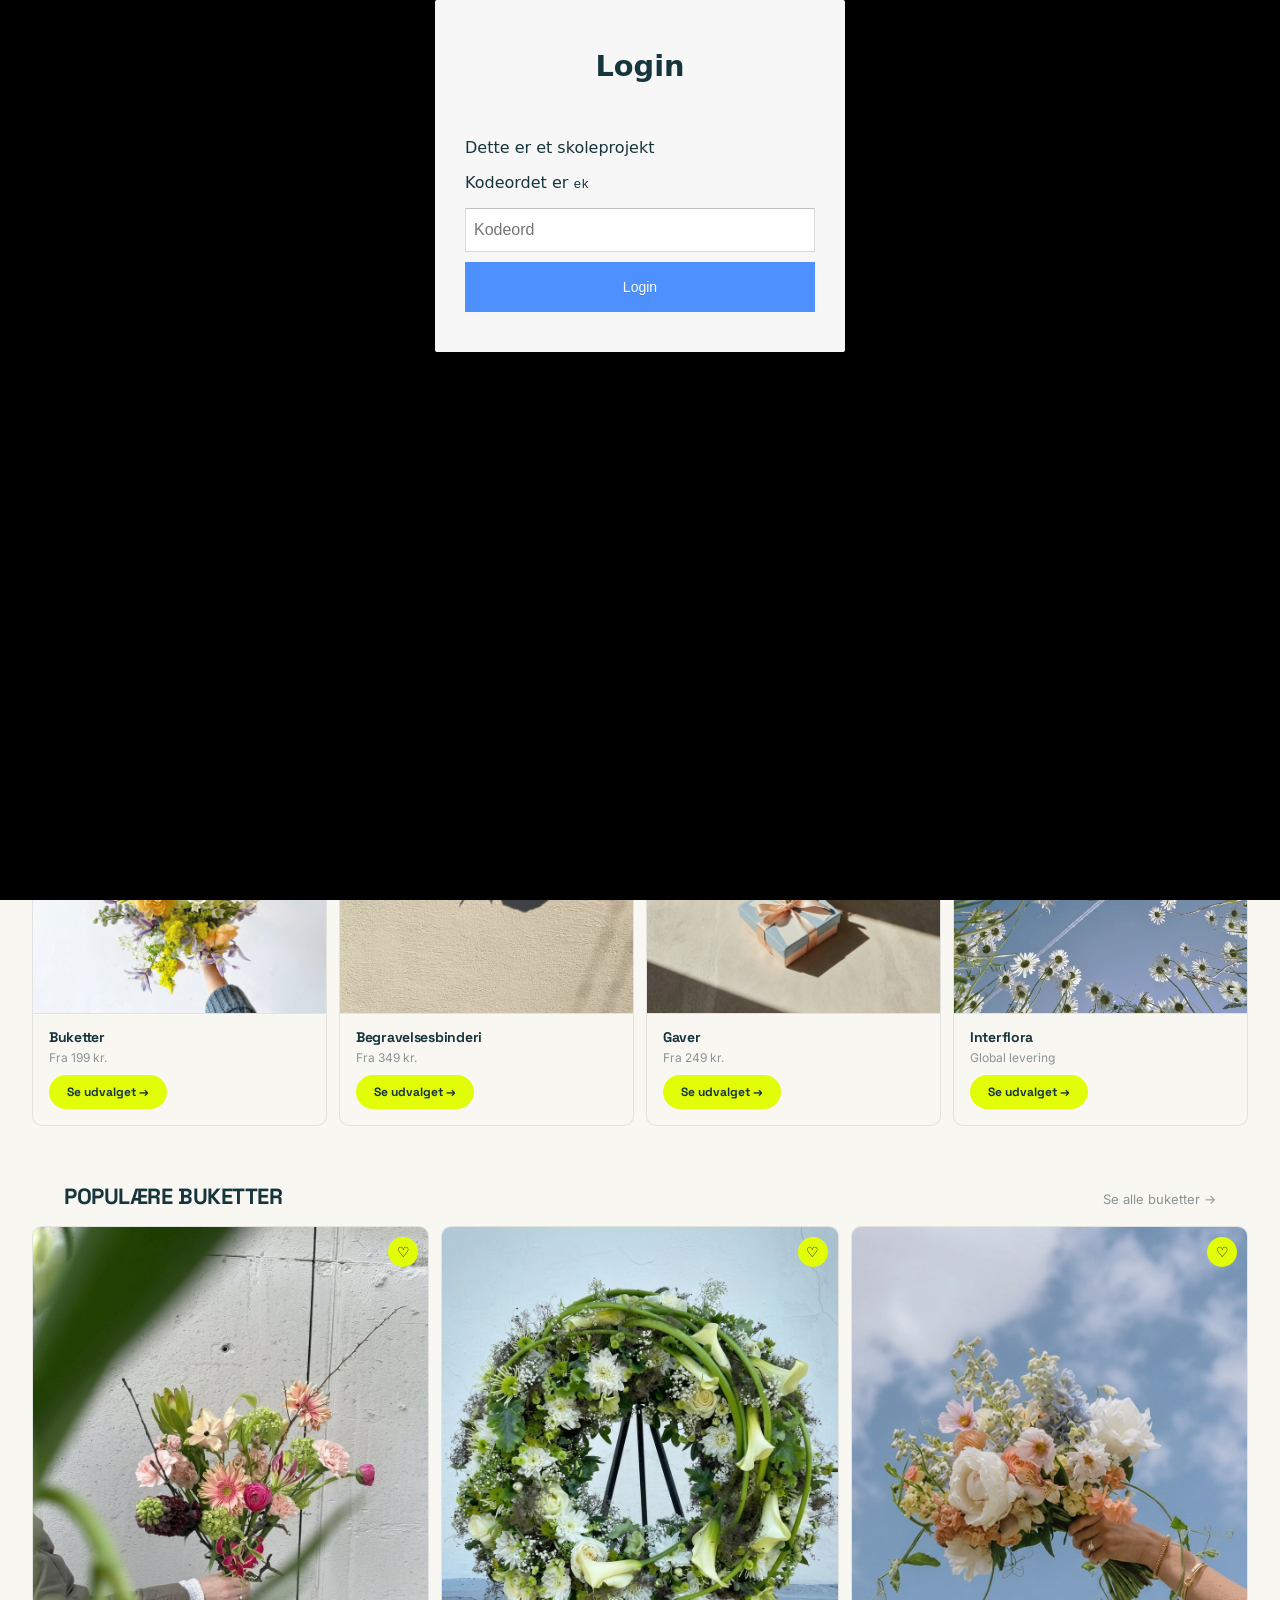
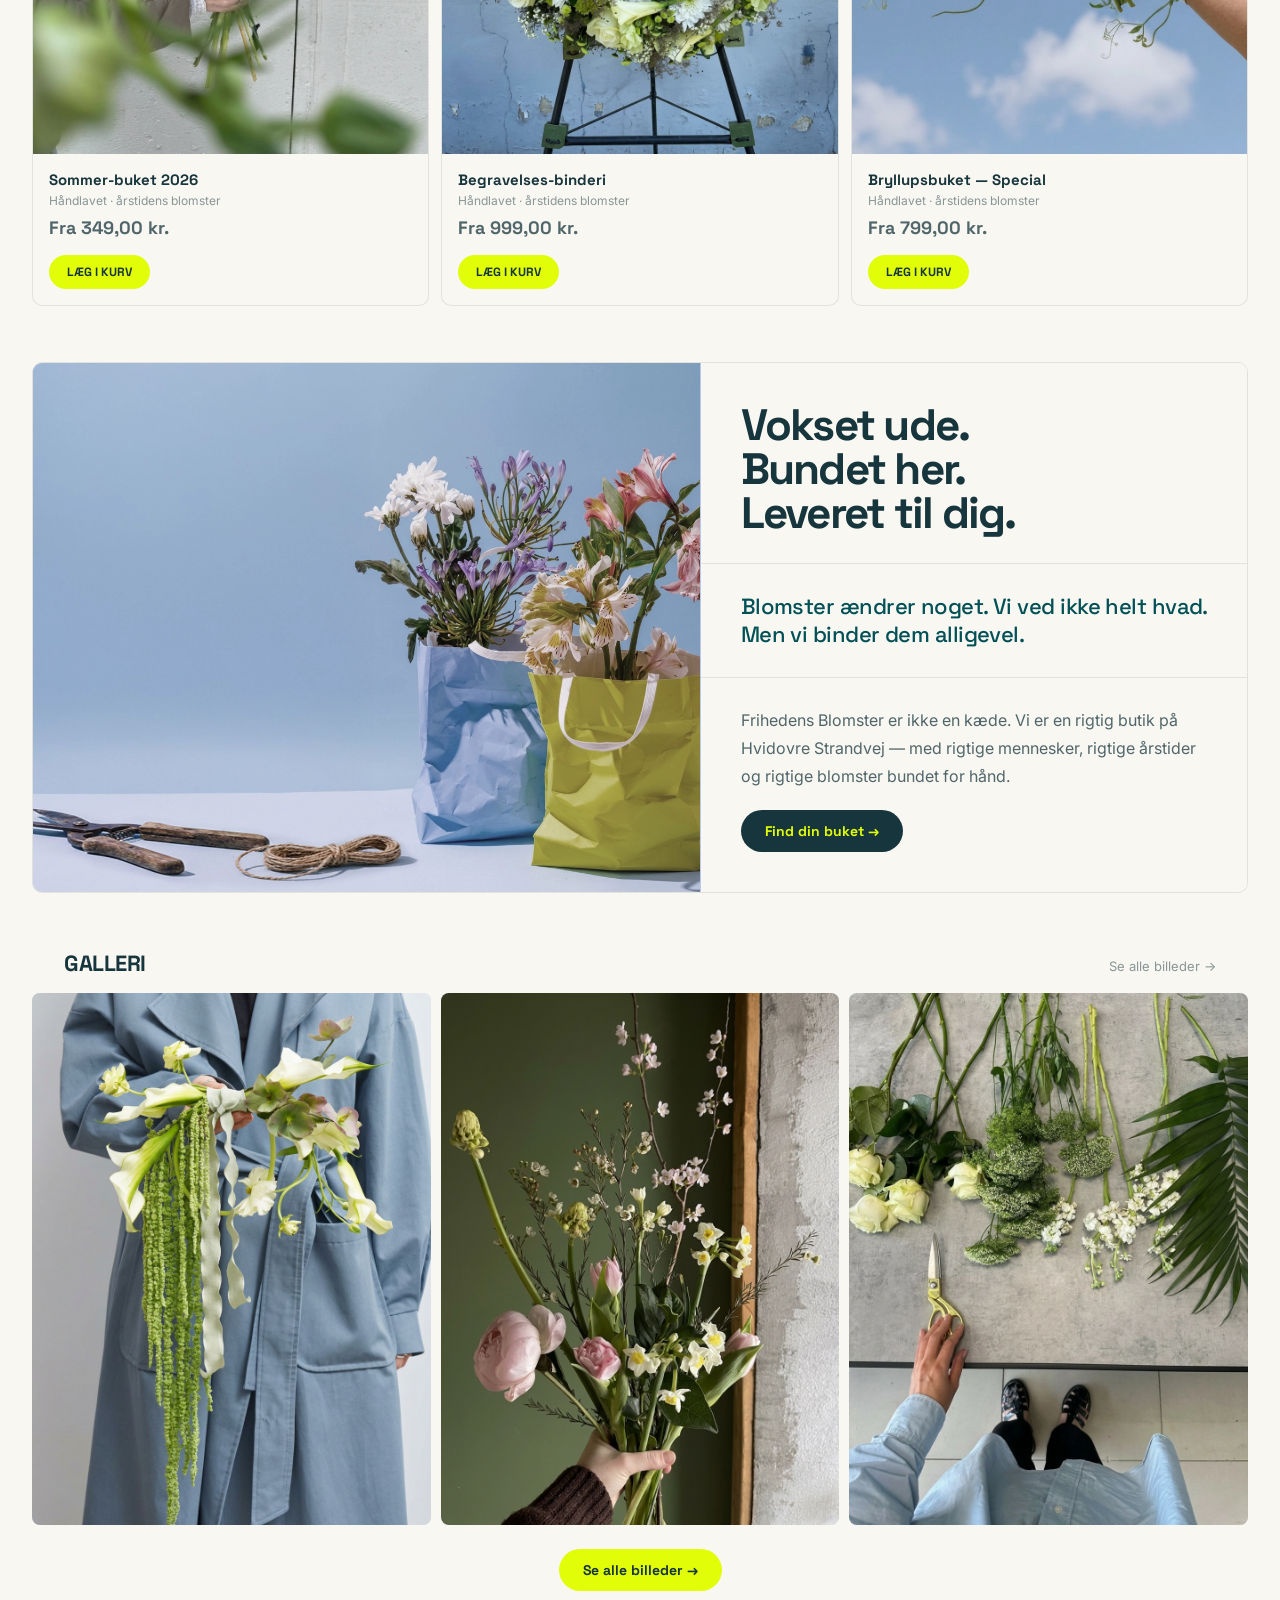
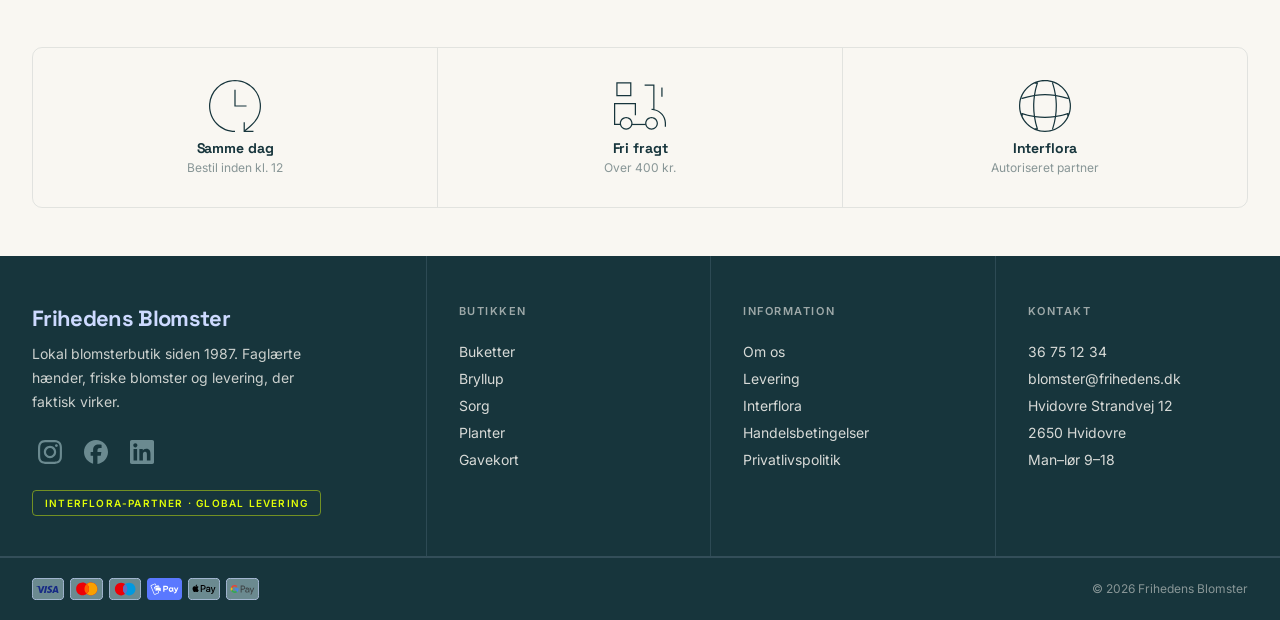
<file: index.html>
<!doctype html>
<html lang="da">
  <head>
    <meta charset="UTF-8" />
    <meta name="viewport" content="width=device-width, initial-scale=1.0" />
    <meta name="robots" content="noindex" />
    <meta name="description" content="Frihedens Blomster — lokal blomsterbutik i Hvidovre. Håndlavede buketter, levering samme dag." />
    <title>Frihedens Blomster</title>

    <link rel="preconnect" href="https://fonts.googleapis.com" />
    <link rel="preconnect" href="https://fonts.gstatic.com" crossorigin />
    <link href="https://fonts.googleapis.com/css2?family=Space+Grotesk:wght@500;600;700&family=Inter:wght@400;500;600&display=swap" rel="stylesheet" />

    <link rel="stylesheet" href="styles/general.css" />
    <link rel="stylesheet" href="styles/layout.css" />
    <link rel="stylesheet" href="styles/index.css" />

    <!-- Favicons-->
    <link rel="icon" type="image/png" href="images/favicon (6)/favicon-96x96.png" sizes="96x96" />
    <link rel="icon" type="image/svg+xml" href="images/favicon (6)/favicon.svg" />
    <link rel="shortcut icon" href="images/favicon (6)/favicon.ico" />
    <link rel="apple-touch-icon" sizes="180x180" href="images/favicon (6)/apple-touch-icon.png" />
    <meta name="apple-mobile-web-app-title" content="MyWebSite" />
    <link rel="manifest" href="images/favicon (6)/site.webmanifest" />
  </head>
  <body>
    <!-- NAVIGATION -->
    <header>
      <nav class="site-nav">
        <div class="nav-row-1">
          <div class="nav-row-1-left">
            <button class="icon-btn" aria-label="Søg">
              <img src="images/img_index/search_icon.svg" alt="" />
            </button>
          </div>
          <a href="index.html" class="nav-logo">Frihedens Blomster</a>
          <div class="nav-row-1-right">
            <button class="icon-btn" aria-label="Min konto">
              <img src="images/img_index/profile.svg" alt="" />
            </button>
            <button class="icon-btn" aria-label="Kurv">
              <img src="images/img_index/kurv.svg" alt="" />
            </button>
            <a href="404.html" class="btn-lime nav-cta">Bestil nu →</a>
            <button class="nav-hamburger" aria-label="Åbn menu"><span></span><span></span><span></span></button>
          </div>
        </div>
        <div class="nav-row-2">
          <div class="nav-row-2-inner">
            <ul class="nav-links">
              <li><a href="index.html" class="active">Forsiden</a></li>
              <li><a href="voresudvalg.html">Vores udvalg</a></li>
              <li><a href="404.html">Galleri / Inspiration</a></li>
              <li><a href="omos.html">Om os</a></li>
              <li><a href="kontakt.html">Kontakt</a></li>
            </ul>
            <a href="https://interflora.dk" target="_blank" rel="noopener" class="nav-interflora">Interflora</a>
          </div>
        </div>
      </nav>
    </header>

    <!-- MOBILE NAVIGATION OVERLAY -->
    <div class="mobile-nav">
      <button class="mobile-nav-close" aria-label="Luk menu">&times;</button>
      <ul>
        <li><a href="index.html">Forsiden</a></li>
        <li><a href="voresudvalg.html">Vores udvalg</a></li>
        <li><a href="404.html">Galleri / Inspiration</a></li>
        <li><a href="omos.html">Om os</a></li>
        <li><a href="kontakt.html">Kontakt</a></li>
      </ul>
      <a href="kontakt.html" class="btn-lime mobile-nav-cta-btn">Bestil nu →</a>
    </div>

    <!-- TICKER STRIP -->
    <div class="ticker-strip" aria-hidden="true">
      <div class="ticker-inner">
        <span>Levering samme dag</span><span class="ticker-dot"> · </span> <span>Håndbundne buketter</span><span class="ticker-dot"> · </span> <span>Fri levering over 500 kr.</span><span class="ticker-dot"> · </span> <span>Interflora-partner</span
        ><span class="ticker-dot"> · </span> <span>Husk fars dag d. 5 juni</span><span class="ticker-dot"> · </span> <span>Levering samme dag</span><span class="ticker-dot"> · </span> <span>Håndbundne buketter</span
        ><span class="ticker-dot"> · </span> <span>Fri levering over 500 kr.</span><span class="ticker-dot"> · </span> <span>Interflora-partner</span><span class="ticker-dot"> · </span> <span>Aktuelle · Sommer 2026</span
        ><span class="ticker-dot"> · </span>
      </div>
    </div>

    <!-- HERO
         .hero-film wraps the image so Ken Burns animates
         only the photo, never the overlay or text.
         inset: -2% prevents edges from showing during the drift. -->
    <section class="hero">
      <div class="hero-film">
        <img class="hero-image" src="images/img_index/Hero Section.webp" alt="Friske peach roser i vand mod lyseblå baggrund" fetchpriority="high" />
      </div>

      <!-- Dark gradient overlay -->
      <div class="hero-overlay"></div>

      <p class="hero-badge">✦ Aktuelle · Sommer 2026</p>

      <div class="hero-content">
        <p class="hero-eyebrow">Friske blomster · Hvidovre og omegn · Levering samme dag</p>
        <h1 class="hero-heading">
          <span class="hero-line hero-line-1">Der behøver</span>
          <span class="hero-line hero-line-2">ikke være</span>
          <span class="hero-line hero-line-3">en grund.</span>
        </h1>
        <a href="voresudvalg.html" class="btn-lime hero-btn">Ja, send blomster →</a>
      </div>
    </section>

    <!-- CATEGORIES -->
    <section class="categories" id="kategorier">
      <div class="section-head">
        <h2>Shop efter stemning / kategorier</h2>
      </div>
      <div class="cat-grid">
        <div class="cat-card">
          <div class="cat-card-image">
            <img src="images/img_index/buketter.webp" alt="Håndlavede buketter" loading="lazy" />
          </div>
          <div class="cat-card-body">
            <p class="cat-name">Buketter</p>
            <p class="cat-description">Fra 199 kr.</p>
            <a href="voresudvalg.html" class="cat-btn">Se udvalget →</a>
          </div>
        </div>

        <div class="cat-card">
          <div class="cat-card-image">
            <img src="images/img_index/begravelsesbinderi.webp" alt="Begravelsesbinderi" loading="lazy" />
          </div>
          <div class="cat-card-body">
            <p class="cat-name">Begravelsesbinderi</p>
            <p class="cat-description">Fra 349 kr.</p>
            <a href="voresudvalg.html" class="cat-btn">Se udvalget →</a>
          </div>
        </div>

        <div class="cat-card">
          <div class="cat-card-image">
            <img src="images/img_index/gave.webp" alt="Blomstergaver" loading="lazy" />
          </div>
          <div class="cat-card-body">
            <p class="cat-name">Gaver</p>
            <p class="cat-description">Fra 249 kr.</p>
            <a href="voresudvalg.html" class="cat-btn">Se udvalget →</a>
          </div>
        </div>

        <div class="cat-card">
          <div class="cat-card-image">
            <img src="images/img_index/interflora_photo.webp" alt="Interflora — global levering" loading="lazy" />
          </div>
          <div class="cat-card-body">
            <p class="cat-name">Interflora</p>
            <p class="cat-description">Global levering</p>
            <a href="https://interflora.dk" target="_blank" rel="noopener" class="cat-btn">Se udvalget →</a>
          </div>
        </div>
      </div>
    </section>

    <!-- PRODUCTS — mobile: list / desktop: card grid -->
    <section class="products">
      <div class="section-head">
        <h2>Populære buketter</h2>
        <a href="galleri.html">Se alle buketter →</a>
      </div>

      <div class="products-list">
        <div class="product-row">
          <div class="product-thumb">
            <img src="images/img_index/product_sommer.webp" alt="Sommer-buket 2026" loading="lazy" />
          </div>
          <div class="product-info">
            <p class="product-name">Sommer-buket 2026</p>
            <p class="product-price">Fra 349,00 kr.</p>
          </div>
          <a href="#" class="btn-lime">LÆG I KURV</a>
        </div>
        <div class="product-row">
          <div class="product-thumb">
            <img src="images/img_index/product_begravelse.webp" alt="Begravelses-binderi" loading="lazy" />
          </div>
          <div class="product-info">
            <p class="product-name">Begravelses-binderi</p>
            <p class="product-price">Fra 999,00 kr.</p>
          </div>
          <a href="#" class="btn-lime">LÆG I KURV</a>
        </div>
        <div class="product-row">
          <div class="product-thumb">
            <img src="images/img_index/product_bryllup.webp" alt="Bryllupsbuket Special" loading="lazy" />
          </div>
          <div class="product-info">
            <p class="product-name">Bryllupsbuket — Special</p>
            <p class="product-price">Fra 799,00 kr.</p>
          </div>
          <a href="#" class="btn-lime">LÆG I KURV</a>
        </div>
      </div>

      <div class="products-grid">
        <article class="product-card">
          <div class="product-card-photo">
            <img src="images/img_index/product_sommer.webp" alt="Sommer-buket 2026" loading="lazy" />
            <button class="product-wish" aria-label="Tilføj til ønskeliste">♡</button>
          </div>
          <div class="product-card-body">
            <p class="product-card-name">Sommer-buket 2026</p>
            <p class="product-card-cat">Håndlavet · årstidens blomster</p>
            <p class="product-card-price">Fra 349,00 kr.</p>
            <a href="#" class="product-card-btn">LÆG I KURV</a>
          </div>
        </article>
        <article class="product-card">
          <div class="product-card-photo">
            <img src="images/img_index/product_begravelse.webp" alt="Begravelses-binderi" loading="lazy" />
            <button class="product-wish" aria-label="Tilføj til ønskeliste">♡</button>
          </div>
          <div class="product-card-body">
            <p class="product-card-name">Begravelses-binderi</p>
            <p class="product-card-cat">Håndlavet · årstidens blomster</p>
            <p class="product-card-price">Fra 999,00 kr.</p>
            <a href="#" class="product-card-btn">LÆG I KURV</a>
          </div>
        </article>
        <article class="product-card">
          <div class="product-card-photo">
            <img src="images/img_index/product_bryllup.webp" alt="Bryllupsbuket Special" loading="lazy" />
            <button class="product-wish" aria-label="Tilføj til ønskeliste">♡</button>
          </div>
          <div class="product-card-body">
            <p class="product-card-name">Bryllupsbuket — Special</p>
            <p class="product-card-cat">Håndlavet · årstidens blomster</p>
            <p class="product-card-price">Fra 799,00 kr.</p>
            <a href="#" class="product-card-btn">LÆG I KURV</a>
          </div>
        </article>
      </div>
    </section>

    <!-- ILLUSTRATION BLOCK -->
    <section class="illo-block">
      <div class="illo-image">
        <img src="images/img_index/poser_med_blomster.webp" alt="Blomster i blå og limegrøn taske mod lyseblå baggrund" loading="lazy" />
      </div>
      <div class="illo-text">
        <div class="illo-cell illo-cell--heading">
          <h2 class="illo-heading">
            Vokset ude.<br />
            Bundet her.<br />
            Leveret til dig.
          </h2>
        </div>
        <div class="illo-cell illo-cell--sub">
          <p class="illo-subheading">Blomster ændrer noget. Vi ved ikke helt hvad. Men vi binder dem alligevel.</p>
        </div>
        <div class="illo-cell illo-cell--body">
          <p class="illo-body">Frihedens Blomster er ikke en kæde. Vi er en rigtig butik på Hvidovre Strandvej — med rigtige mennesker, rigtige årstider og rigtige blomster bundet for hånd.</p>
          <a href="voresudvalg.html" class="btn-dark">Find din buket →</a>
        </div>
      </div>
    </section>

    <!-- GALLERY PREVIEW
         Mobile: 2-col equal squares
         Desktop: asymmetric masonry (tall · wide · two squares) -->
    <section class="gallery-home">
      <div class="section-head">
        <h2>Galleri</h2>
        <a href="galleri.html">Se alle billeder →</a>
      </div>

      <div class="gallery-grid">
        <!-- Cell 1: portrait (tall on desktop, spans both rows) -->
        <div class="gallery-cell">
          <img src="images/img_index/personen_med_blomster.webp" alt="Person løfter en frodig buket mod lyseblå himmel" loading="lazy" />
          <div class="gallery-label"><span>Årets buket</span></div>
        </div>

        <!-- Cell 2: landscape (wide on desktop, top-right) -->
        <div class="gallery-cell">
          <img src="images/img_index/bukket med blomster.webp" alt="Buket med blomster" loading="lazy" />
          <div class="gallery-label"><span>Bare til dig</span></div>
        </div>

        <!-- Cell 3: square (bottom-right on desktop) -->
        <div class="gallery-cell">
          <img src="images/img_index/blomsterbinder_med_blomster.webp" alt="Florist binder blomster for hånd" loading="lazy" />
          <div class="gallery-label"><span>Bundet for hånd</span></div>
        </div>
      </div>

      <div class="gallery-cta">
        <a href="404.html" class="btn-lime">Se alle billeder →</a>
      </div>
    </section>

    <!-- USP ROW -->
    <section class="usp-row" aria-label="Vores løfter">
      <div class="usp-cell">
        <div class="usp-icon"><img src="images/img_index/samme_dag_icon.svg" alt="" /></div>
        <p class="usp-label">Samme dag</p>
        <p class="usp-sublabel">Bestil inden kl. 12</p>
      </div>
      <div class="usp-cell">
        <div class="usp-icon"><img src="images/img_index/fri_fragt_icon.svg" alt="" /></div>
        <p class="usp-label">Fri fragt</p>
        <p class="usp-sublabel">Over 400 kr.</p>
      </div>
      <div class="usp-cell">
        <div class="usp-icon"><img src="images/img_index/globe_icon.svg" alt="" /></div>
        <p class="usp-label">Interflora</p>
        <p class="usp-sublabel">Autoriseret partner</p>
      </div>
    </section>

    <!-- FOOTER -->
    <footer class="site-footer">
      <div class="footer-grid">
        <div class="footer-brand">
          <p class="footer-logo">Frihedens Blomster</p>
          <p class="footer-tagline">Lokal blomsterbutik siden 1987. Faglærte hænder, friske blomster og levering, der faktisk virker.</p>
          <div class="footer-social">
            <a href="#" aria-label="Instagram"><img src="images/img_index/instagram_icon.svg" alt="Instagram" /></a>
            <a href="#" aria-label="Facebook"><img src="images/img_index/fb_icon.svg" alt="Facebook" /></a>
            <a href="#" aria-label="LinkedIn"><img src="images/img_index/linkedin_icon.svg" alt="LinkedIn" /></a>
          </div>
          <span class="footer-badge">Interflora-partner · Global levering</span>
        </div>

        <div class="footer-col">
          <button class="footer-col-btn"><span>Butikken</span><span class="arrow">+</span></button>
          <div class="footer-col-links">
            <ul>
              <li><a href="#">Buketter</a></li>
              <li><a href="#">Bryllup</a></li>
              <li><a href="#">Sorg</a></li>
              <li><a href="#">Planter</a></li>
              <li><a href="#">Gavekort</a></li>
            </ul>
          </div>
        </div>

        <div class="footer-col">
          <button class="footer-col-btn"><span>Information</span><span class="arrow">+</span></button>
          <div class="footer-col-links">
            <ul>
              <li><a href="om-os.html">Om os</a></li>
              <li><a href="#">Levering</a></li>
              <li><a href="https://interflora.dk" target="_blank" rel="noopener">Interflora</a></li>
              <li><a href="#">Handelsbetingelser</a></li>
              <li><a href="#">Privatlivspolitik</a></li>
            </ul>
          </div>
        </div>

        <div class="footer-col">
          <button class="footer-col-btn"><span>Kontakt</span><span class="arrow">+</span></button>
          <div class="footer-col-links">
            <ul>
              <li><a href="tel:+4536751234">36 75 12 34</a></li>
              <li><a href="mailto:blomster@frihedens.dk">blomster@frihedens.dk</a></li>
              <li><a href="#">Hvidovre Strandvej 12</a></li>
              <li><a href="#">2650 Hvidovre</a></li>
              <li><a href="#">Man–lør 9–18</a></li>
            </ul>
          </div>
        </div>
      </div>

      <div class="footer-bottom">
        <ul class="footer-payment" aria-label="Betalingsmetoder">
          <li><img src="images/img_index/visa_icon.svg" alt="Visa" /></li>
          <li><img src="images/img_index/mastercard_icon.svg" alt="Mastercard" /></li>
          <li><img src="images/img_index/maestro_icon.svg" alt="Maestro" /></li>
          <li><img src="images/img_index/mobilepay_icon.svg" alt="MobilePay" /></li>
          <li><img src="images/img_index/applepay_icon.svg" alt="Apple Pay" /></li>
          <li><img src="images/img_index/googlepay_icon.svg" alt="Google Pay" /></li>
        </ul>
        <p class="footer-copyright">© 2026 Frihedens Blomster</p>
      </div>
    </footer>

    <!-- STICKY MOBILE CTA -->
    <div class="sticky-cta">
      <a href="#kategorier">Vis alle buketter →</a>
    </div>

    <script src="javascript/main.js"></script>
  </body>

  <script src="javascript/login.js"></script>
</html>
</file>
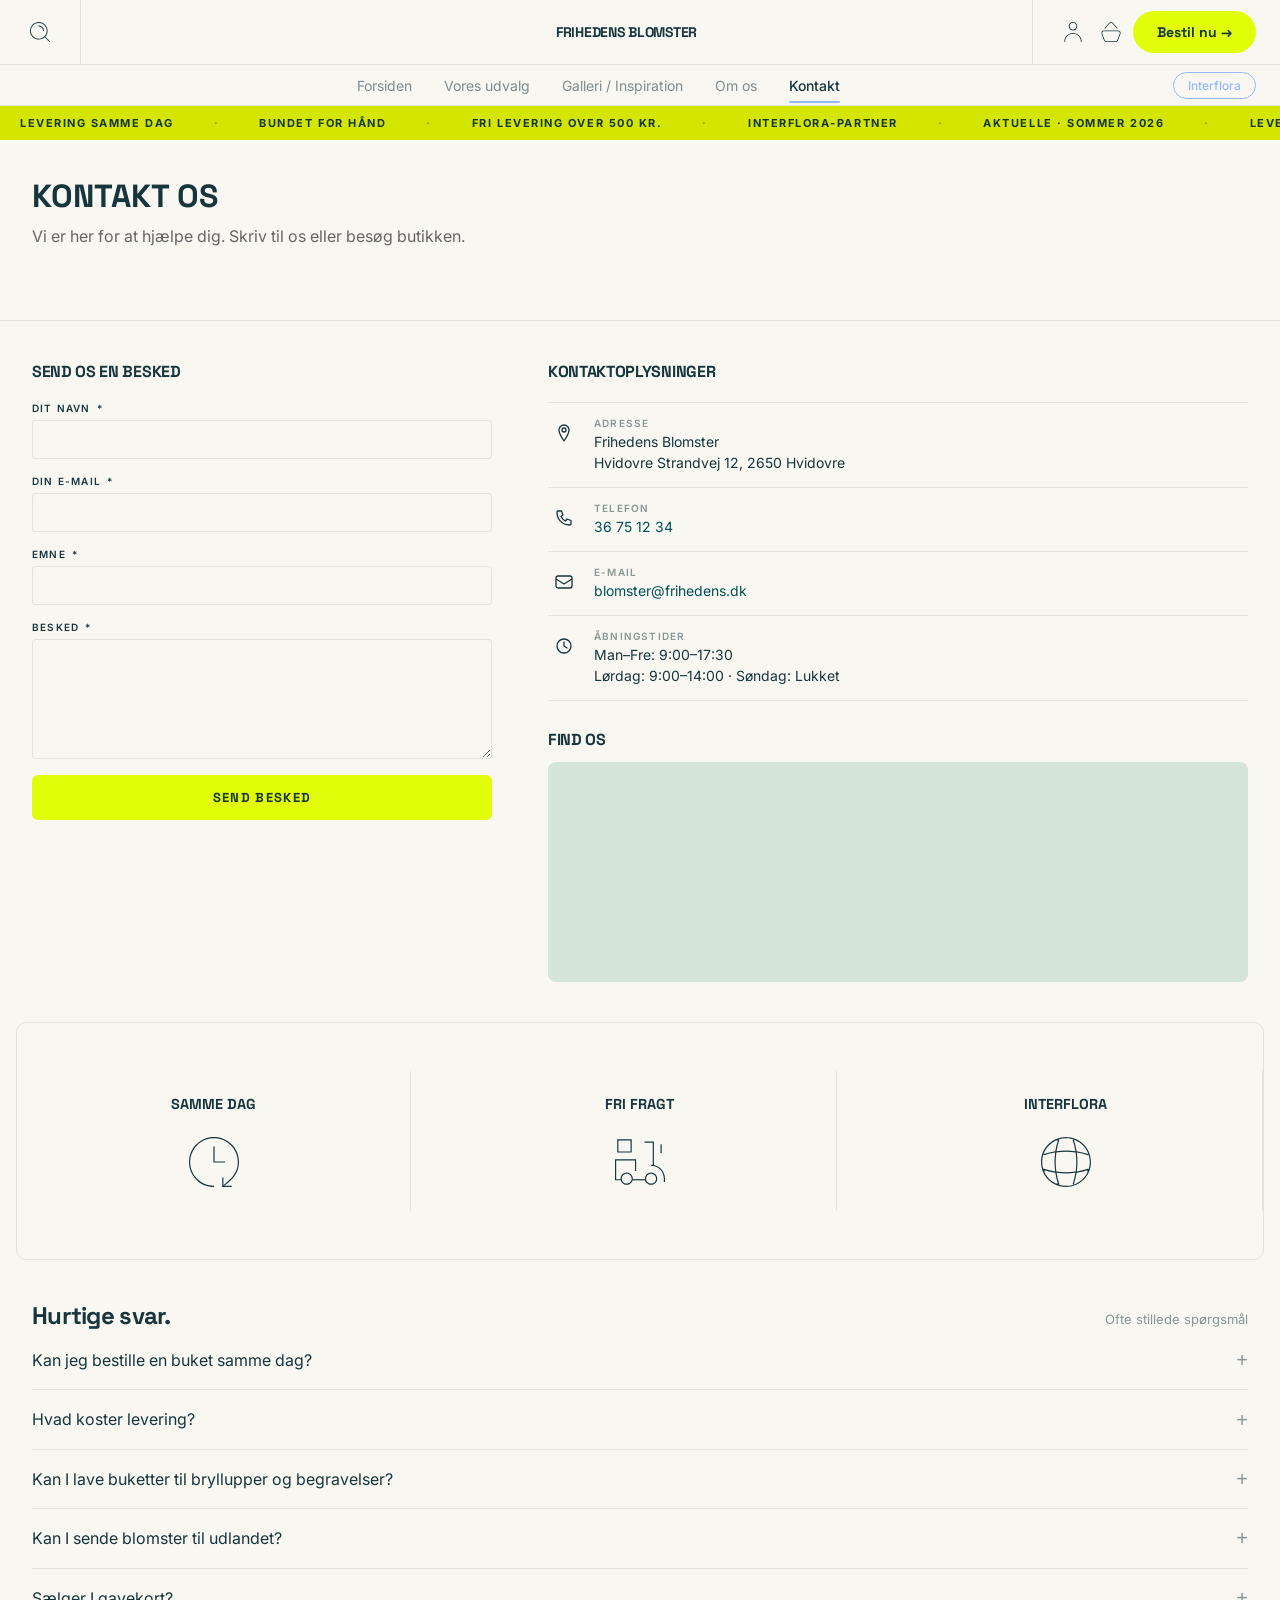
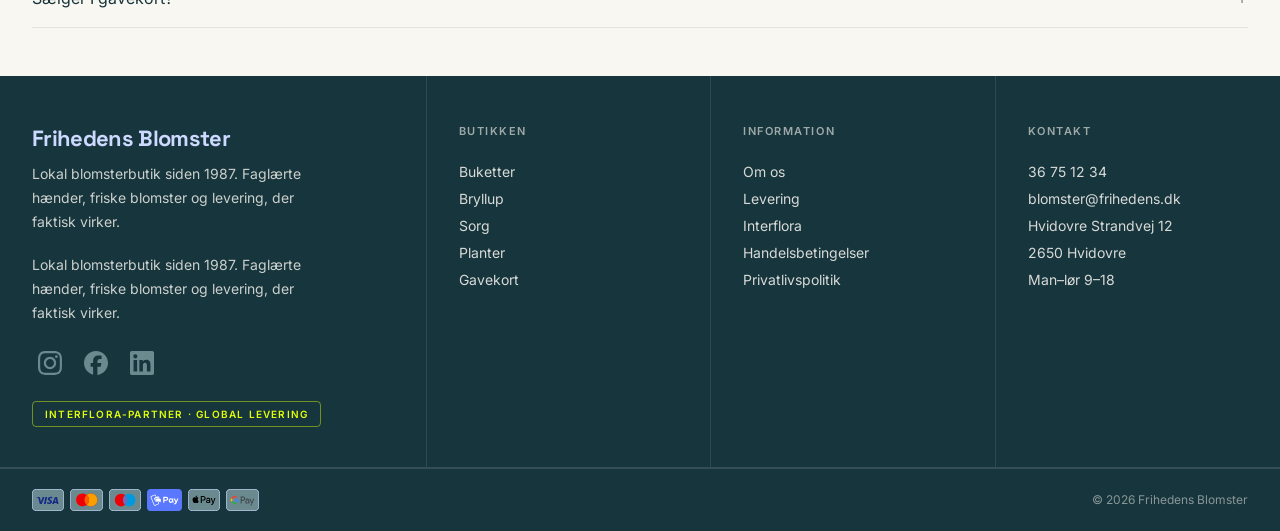
<file: kontakt.html>
<!doctype html>
<html lang="da">
  <head>
    <meta charset="UTF-8" />
    <meta name="viewport" content="width=device-width, initial-scale=1.0" />
    <meta name="robots" content="noindex" />
    <meta name="description" content="Frihedens Blomster — lokal blomsterbutik i Hvidovre. Håndlavede buketter, levering samme dag." />
    <title>Frihedens Blomster</title>

    <!-- Google Fonts -->
    <link rel="preconnect" href="https://fonts.googleapis.com" />
    <link rel="preconnect" href="https://fonts.gstatic.com" crossorigin />
    <link href="https://fonts.googleapis.com/css2?family=Space+Grotesk:wght@500;600;700&family=Inter:wght@400;500;600&display=swap" rel="stylesheet" />
    <link href="https://fonts.googleapis.com/css2?family=Space+Grotesk:wght@500;600;700&family=Inter:wght@400;500;600&display=swap" rel="stylesheet" />

    <!-- Stylesheets -->
    <link rel="stylesheet" href="styles/general.css" />
    <link rel="stylesheet" href="styles/layout.css" />
    <link rel="stylesheet" href="styles/index.css" />
    <link rel="stylesheet" href="styles/kontakt.css" />
    <link rel="stylesheet" href="styles/voresudvalg.css" />
  </head>
  <body>
    <!-- NAVIGATION (same structure as index.html) -->
    <header>
      <nav class="site-nav">
        <!-- Row 1 -->
        <div class="nav-row-1">
          <div class="nav-row-1-left">
            <button class="icon-btn" aria-label="Søg">
              <img src="images/img_index/search_icon.svg" alt="" />
            </button>
          </div>

          <a href="index.html" class="nav-logo">Frihedens Blomster</a>

          <div class="nav-row-1-right">
            <button class="icon-btn" aria-label="Min konto">
              <img src="images/img_index/profile.svg" alt="" />
            </button>
            <button class="icon-btn" aria-label="Kurv">
              <img src="images/img_index/kurv.svg" alt="" />
            </button>
            <a href="kontakt.html" class="btn-lime nav-cta">Bestil nu →</a>
            <button class="nav-hamburger" aria-label="Åbn menu">
              <span></span>
              <span></span>
              <span></span>
            </button>
          </div>
        </div>

        <!-- Row 2: page links (desktop only) -->
        <div class="nav-row-2">
          <div class="nav-row-2-inner">
            <ul class="nav-links">
              <li><a href="index.html">Forsiden</a></li>
              <li><a href="voresudvalg.html">Vores udvalg</a></li>
              <li><a href="404.html">Galleri / Inspiration</a></li>
              <li><a href="omos.html">Om os</a></li>
              <li><a href="kontakt.html" class="active">Kontakt</a></li>
            </ul>
            <a href="https://interflora.dk" target="_blank" rel="noopener" class="nav-interflora">Interflora</a>
          </div>
        </div>
      </nav>
    </header>

    <!-- MOBILE NAVIGATION OVERLAY -->
    <div class="mobile-nav">
      <button class="mobile-nav-close" aria-label="Luk menu">&times;</button>
      <ul>
        <li><a href="index.html">Vores udvalg</a></li>
        <li><a href="404.html">Galleri / Inspiration</a></li>
        <li><a href="omos.html">Om os</a></li>
        <li><a href="kontakt.html">Kontakt</a></li>
      </ul>
      <a href="404.html" class="btn-lime nav-cta">Bestil nu →</a>
    </div>

    <!-- TICKER STRIP (lime background, scrolling text) -->
    <div class="ticker-strip" aria-hidden="true">
      <div class="ticker-inner">
        <span>Levering samme dag</span>
        <span class="ticker-dot"> · </span>
        <span>Bundet for hånd</span>
        <span class="ticker-dot"> · </span>
        <span>Fri levering over 500 kr.</span>
        <span class="ticker-dot"> · </span>
        <span>Interflora-partner</span>
        <span class="ticker-dot"> · </span>
        <span>Aktuelle · Sommer 2026</span>
        <span class="ticker-dot"> · </span>
        <!-- Duplicate for seamless loop -->
        <span>Levering samme dag</span>
        <span class="ticker-dot"> · </span>
        <span>Bundet for hånd</span>
        <span class="ticker-dot"> · </span>
        <span>Fri levering over 500 kr.</span>
        <span class="ticker-dot"> · </span>
        <span>Interflora-partner</span>
        <span class="ticker-dot"> · </span>
        <span>Aktuelle · Sommer 2026</span>
        <span class="ticker-dot"> · </span>
      </div>
    </div>

    <!-- INTRO -->
    <section class="page-header">
      <h1>KONTAKT OS</h1>
      <p class="page-subtitle">Vi er her for at hjælpe dig. Skriv til os eller besøg butikken.</p>
    </section>

    <!-- MAIN CONTENT: form left + contact info right -->
    <main class="kontakt-main">
      <div class="kontakt-grid">
        <!-- LEFT COLUMN: contact form -->
        <div class="kontakt-form-col">
          <h2 class="form-section-title">Send os en besked</h2>

          <form action="#" method="post" novalidate>
            <div class="form-group">
              <label class="form-label" for="navn">Dit navn <span>*</span></label>
              <input class="form-input" type="text" id="navn" name="navn" autocomplete="name" required />
            </div>

            <div class="form-group">
              <label class="form-label" for="email">Din e-mail <span>*</span></label>
              <input class="form-input" type="email" id="email" name="email" autocomplete="email" required />
            </div>

            <div class="form-group">
              <label class="form-label" for="emne">Emne <span>*</span></label>
              <input class="form-input" type="text" id="emne" name="emne" required />
            </div>

            <div class="form-group">
              <label class="form-label" for="besked">Besked <span>*</span></label>
              <textarea class="form-textarea" id="besked" name="besked" required></textarea>
            </div>

            <!-- <button type="submit" class="form-submit">Send besked</button> -->

            <a href="404.html" class="form-submit">Send besked</a>
          </form>
        </div>

        <!-- RIGHT COLUMN: contact info + map -->
        <div class="kontakt-info-col">
          <h2 class="info-section-title">Kontaktoplysninger</h2>

          <!-- Address -->
          <div class="info-item">
            <div class="info-icon">
              <svg width="20" height="20" viewBox="0 0 20 20" fill="none" xmlns="http://www.w3.org/2000/svg" aria-hidden="true">
                <path d="M10 2C7.24 2 5 4.24 5 7c0 3.75 5 11 5 11s5-7.25 5-11c0-2.76-2.24-5-5-5z" stroke="var(--color-dark)" stroke-width="1.3" stroke-linejoin="round" />
                <circle cx="10" cy="7" r="2" stroke="var(--color-dark)" stroke-width="1.3" />
              </svg>
            </div>
            <div class="info-text-group">
              <span class="info-label">Adresse</span>
              <span class="info-value">
                Frihedens Blomster<br />
                Hvidovre Strandvej 12, 2650 Hvidovre
              </span>
            </div>
          </div>

          <!-- Phone -->
          <div class="info-item">
            <div class="info-icon">
              <svg width="20" height="20" viewBox="0 0 20 20" fill="none" xmlns="http://www.w3.org/2000/svg" aria-hidden="true">
                <path d="M4 3h3.5l1.5 4-2 1.5a10 10 0 0 0 4.5 4.5L13 11l4 1.5V16c0 .6-.5 1-1 1C7 17 3 10.5 3 4c0-.5.4-1 1-1z" stroke="var(--color-dark)" stroke-width="1.3" stroke-linejoin="round" />
              </svg>
            </div>
            <div class="info-text-group">
              <span class="info-label">Telefon</span>
              <span class="info-value">
                <a href="tel:+4536751234">36 75 12 34</a>
              </span>
            </div>
          </div>

          <!-- Email -->
          <div class="info-item">
            <div class="info-icon">
              <svg width="20" height="20" viewBox="0 0 20 20" fill="none" xmlns="http://www.w3.org/2000/svg" aria-hidden="true">
                <rect x="2" y="4" width="16" height="12" rx="2" stroke="var(--color-dark)" stroke-width="1.3" />
                <path d="M2 7l8 5 8-5" stroke="var(--color-dark)" stroke-width="1.3" stroke-linejoin="round" />
              </svg>
            </div>
            <div class="info-text-group">
              <span class="info-label">E-mail</span>
              <span class="info-value">
                <a href="mailto:blomster@frihedens.dk">blomster@frihedens.dk</a>
              </span>
            </div>
          </div>

          <!-- Opening hours -->
          <div class="info-item">
            <div class="info-icon">
              <svg width="20" height="20" viewBox="0 0 20 20" fill="none" xmlns="http://www.w3.org/2000/svg" aria-hidden="true">
                <circle cx="10" cy="10" r="7" stroke="var(--color-dark)" stroke-width="1.3" />
                <path d="M10 6v4l3 2" stroke="var(--color-dark)" stroke-width="1.3" stroke-linecap="round" stroke-linejoin="round" />
              </svg>
            </div>
            <div class="info-text-group">
              <span class="info-label">Åbningstider</span>
              <span class="info-value">
                Man–Fre: 9:00–17:30<br />
                Lørdag: 9:00–14:00 · Søndag: Lukket
              </span>
            </div>
          </div>

          <!-- Map -->
          <h3 class="map-section-title">Find os</h3>
          <div class="map-placeholder" aria-label="Kort over butikkens placering">
            <span>
              <iframe
                src="https://www.google.com/maps/embed?pb=!1m18!1m12!1m3!1d2252.546168731969!2d12.482411276750321!3d55.627312101650006!2m3!1f0!2f0!3f0!3m2!1i1024!2i768!4f13.1!3m3!1m2!1s0x4652543bb81892d9%3A0x23dc518cf98e1df5!2sFrihedens%20Blomster%20v%2FJan%20Rossing!5e0!3m2!1sda!2sdk!4v1779369606811!5m2!1sda!2sdk"
                width="700"
                height="225"
                style="border: 0"
                allowfullscreen=""
                loading="lazy"
                referrerpolicy="no-referrer-when-downgrade"
              ></iframe>
            </span>
          </div>
        </div>
      </div>
    </main>

    <!-- Ikoner -->
    <section class="benefits">
      <div class="benefit">
        <h4>SAMME DAG</h4>

        <img src="images/img_index/img_voresudvalg/ikoner/samme_dag_icon.svg" alt="" />
      </div>

      <div class="benefit">
        <h4>FRI FRAGT</h4>

        <img src="images/img_index/img_voresudvalg/ikoner/fri_fragt_icon.svg" alt="" />
      </div>

      <div class="benefit">
        <h4>INTERFLORA</h4>

        <img src="images/img_index/img_voresudvalg/ikoner/globe_icon.svg" alt="" />
      </div>
    </section>

    <!-- FAQ SECTION -->
    <section class="faq-section">
      <!-- Header row -->
      <div class="faq-header">
        <h2 class="faq-title">Hurtige svar.</h2>
        <a href="#" class="faq-all-link">Ofte stillede spørgsmål</a>
      </div>

      <div class="faq-item">
        <button class="faq-question">
          <span class="faq-question-text">Kan jeg bestille en buket samme dag?</span>
          <span class="faq-icon">+</span>
        </button>
        <div class="faq-answer">Ja, vi tilbyder levering samme dag, hvis du bestiller inden kl. 12 på hverdage. Kontakt os på telefon eller e-mail for at sikre, at vi kan nå det.</div>
      </div>

      <div class="faq-item">
        <button class="faq-question">
          <span class="faq-question-text">Hvad koster levering?</span>
          <span class="faq-icon">+</span>
        </button>
        <div class="faq-answer">Levering er gratis ved køb over 400 kr. Ved køb under 400 kr. koster levering 49 kr. Vi leverer i Hvidovre og omegn.</div>
      </div>

      <div class="faq-item">
        <button class="faq-question">
          <span class="faq-question-text">Kan I lave buketter til bryllupper og begravelser?</span>
          <span class="faq-icon">+</span>
        </button>
        <div class="faq-answer">Ja, vi har mange års erfaring med blomster til både bryllupper og begravelser. Ring til os, så vi kan finde den rigtige løsning til din anledning.</div>
      </div>

      <div class="faq-item">
        <button class="faq-question">
          <span class="faq-question-text">Kan I sende blomster til udlandet?</span>
          <span class="faq-icon">+</span>
        </button>
        <div class="faq-answer">Ja — som Interflora-partner kan vi sende blomster til over 140 lande. Bestil hos os, og vi formidler leveringen via det lokale Interflora-netværk.</div>
      </div>

      <div class="faq-item">
        <button class="faq-question">
          <span class="faq-question-text">Sælger I gavekort?</span>
          <span class="faq-icon">+</span>
        </button>
        <div class="faq-answer">Ja, vi sælger gavekort til alle beløb. Gavekortet kan bruges i butikken til buketter, planter og tilbehør. Kontakt os for at bestille.</div>
      </div>
    </section>

    <!-- FOOTER (same structure as index.html) -->
    <footer class="site-footer">
      <div class="footer-grid">
        <div class="footer-brand">
          <p class="footer-logo">Frihedens Blomster</p>
          <p class="footer-tagline">Lokal blomsterbutik siden 1987. Faglærte hænder, friske blomster og levering, der faktisk virker.</p>
          <p class="footer-tagline">Lokal blomsterbutik siden 1987. Faglærte hænder, friske blomster og levering, der faktisk virker.</p>

          <div class="footer-social">
            <a href="#" aria-label="Instagram">
              <img src="images/img_index/instagram_icon.svg" alt="Instagram" />
            </a>
            <a href="#" aria-label="Facebook">
              <img src="images/img_index/fb_icon.svg" alt="Facebook" />
            </a>
            <a href="#" aria-label="LinkedIn">
              <img src="images/img_index/linkedin_icon.svg" alt="LinkedIn" />
            </a>
          </div>

          <span class="footer-badge">Interflora-partner · Global levering</span>
        </div>

        <div class="footer-col">
          <button class="footer-col-btn">
            <span>Butikken</span>
            <span class="arrow">+</span>
          </button>
          <div class="footer-col-links">
            <ul>
              <li><a href="#">Buketter</a></li>
              <li><a href="#">Bryllup</a></li>
              <li><a href="#">Sorg</a></li>
              <li><a href="#">Planter</a></li>
              <li><a href="#">Gavekort</a></li>
            </ul>
          </div>
        </div>

        <div class="footer-col">
          <button class="footer-col-btn">
            <span>Information</span>
            <span class="arrow">+</span>
          </button>
          <div class="footer-col-links">
            <ul>
              <li><a href="om-os.html">Om os</a></li>
              <li><a href="#">Levering</a></li>
              <li>
                <a href="https://interflora.dk" target="_blank" rel="noopener">Interflora</a>
              </li>
              <li><a href="#">Handelsbetingelser</a></li>
              <li><a href="#">Privatlivspolitik</a></li>
            </ul>
          </div>
        </div>

        <div class="footer-col">
          <button class="footer-col-btn">
            <span>Kontakt</span>
            <span class="arrow">+</span>
          </button>
          <div class="footer-col-links">
            <ul>
              <li><a href="tel:+4536751234">36 75 12 34</a></li>
              <li><a href="mailto:blomster@frihedens.dk">blomster@frihedens.dk</a></li>
              <li><a href="#">Hvidovre Strandvej 12</a></li>
              <li><a href="#">2650 Hvidovre</a></li>
              <li><a href="#">Man–lør 9–18</a></li>
            </ul>
          </div>
        </div>
      </div>

      <div class="footer-bottom">
        <ul class="footer-payment" aria-label="Betalingsmetoder">
          <li><img src="images/img_index/visa_icon.svg" alt="Visa" /></li>
          <li><img src="images/img_index/mastercard_icon.svg" alt="Mastercard" /></li>
          <li><img src="images/img_index/maestro_icon.svg" alt="Maestro" /></li>
          <li><img src="images/img_index/mobilepay_icon.svg" alt="MobilePay" /></li>
          <li><img src="images/img_index/applepay_icon.svg" alt="Apple Pay" /></li>
          <li><img src="images/img_index/googlepay_icon.svg" alt="Google Pay" /></li>
        </ul>

        <p class="footer-copyright">© 2026 Frihedens Blomster</p>
      </div>
    </footer>

    <!-- STICKY MOBILE CTA (hidden on desktop) -->
    <div class="sticky-cta">
      <a href="#kategorier">Se alle buketter →</a>
    </div>

    <!-- JavaScript -->
    <script src="javascript/main.js"></script>
    <script src="javascript/kontakt.js"></script>
  </body>
</html>
</file>
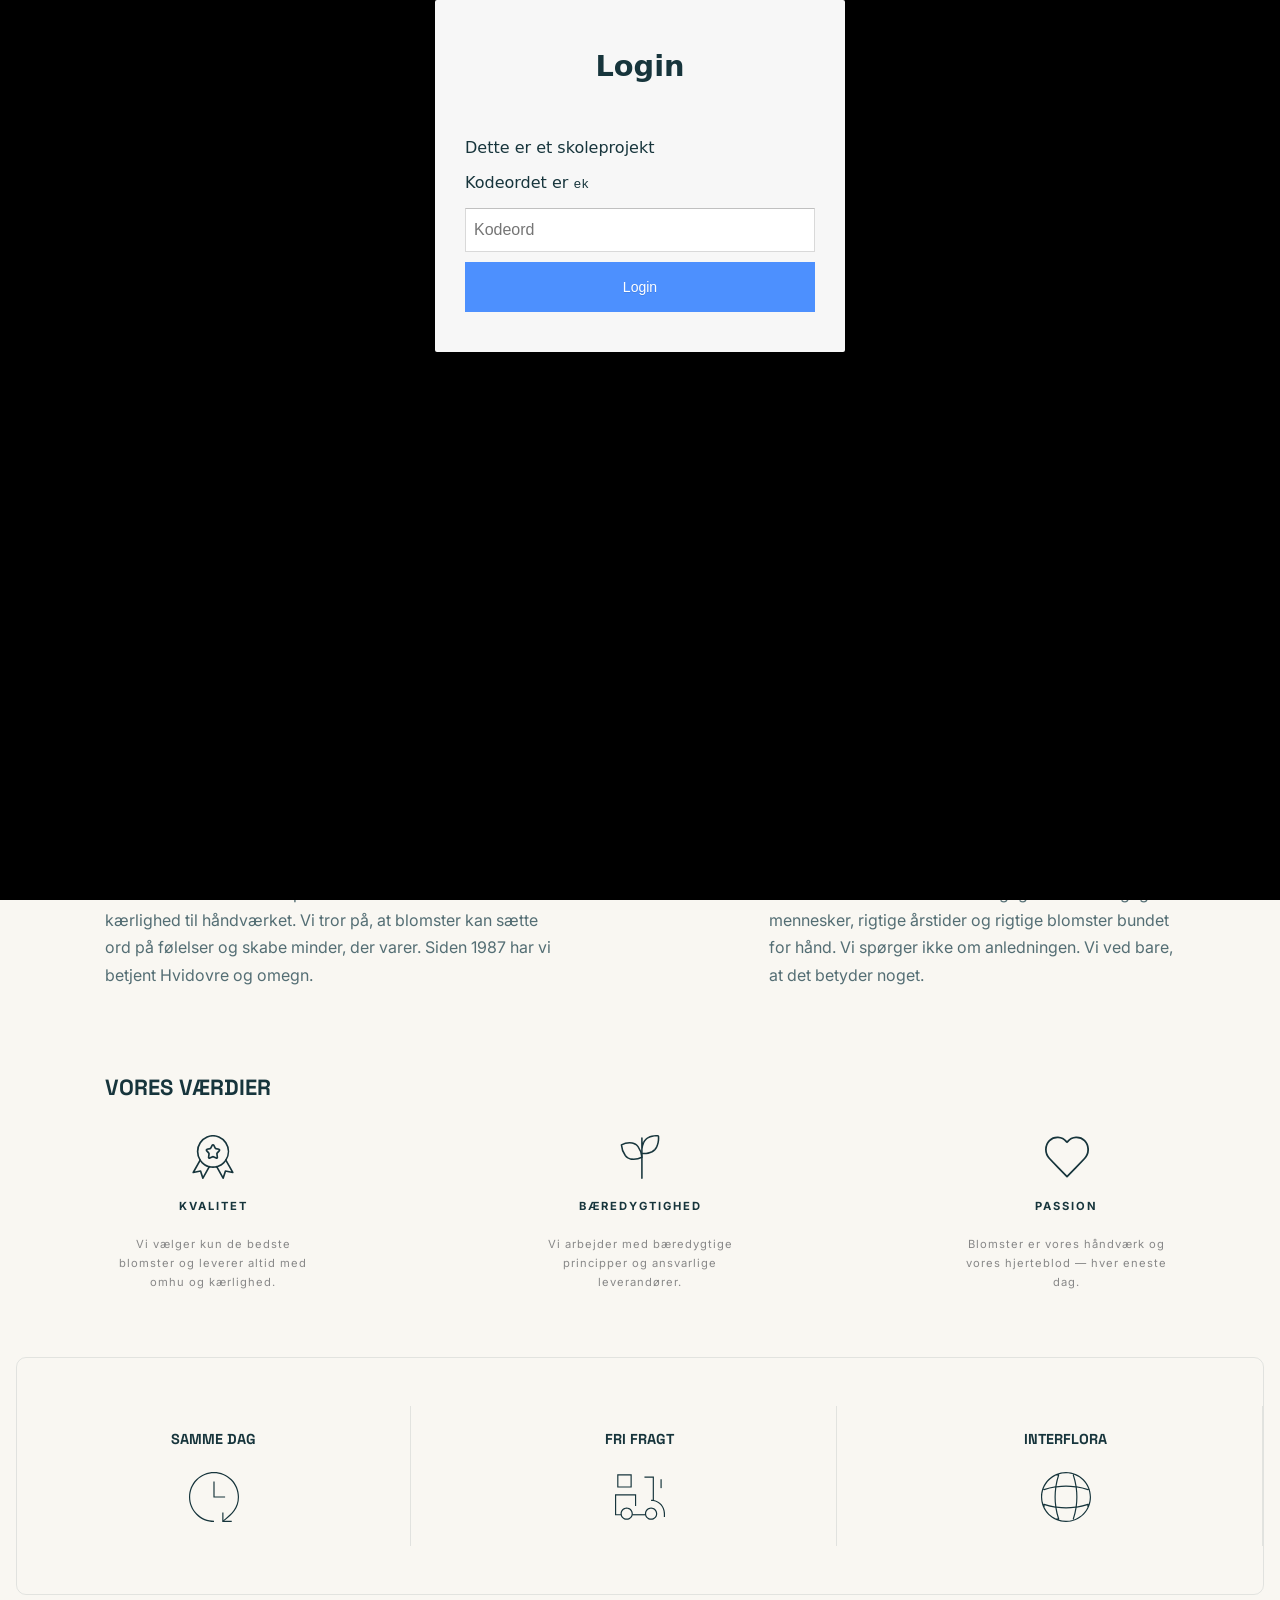
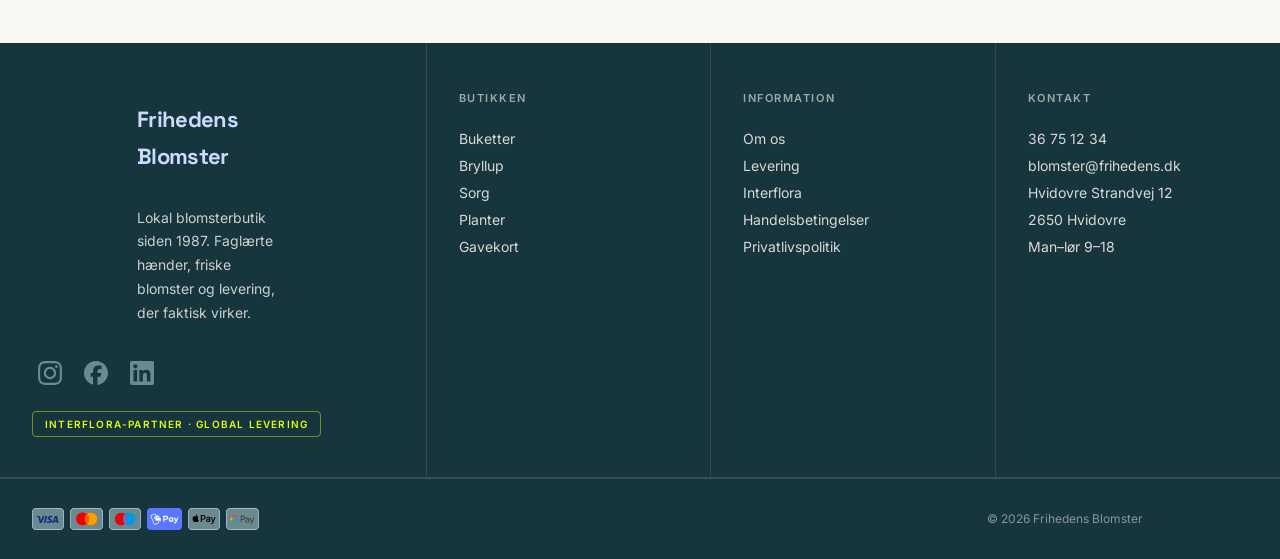
<file: omos.html>
<!doctype html>
<html lang="da">
  <head>
    <meta charset="UTF-8" />
    <meta name="viewport" content="width=device-width, initial-scale=1.0" />
    <meta name="robots" content="noindex" />
    <meta name="description" content="Frihedens Blomster — lokal blomsterbutik i Hvidovre. Håndlavede buketter, levering samme dag." />
    <title>Frihedens Blomster</title>

    <!-- Google Fonts -->
    <link rel="preconnect" href="https://fonts.googleapis.com" />
    <link rel="preconnect" href="https://fonts.gstatic.com" crossorigin />
    <link href="https://fonts.googleapis.com/css2?family=Space+Grotesk:wght@500;600;700&family=Inter:wght@400;500;600&display=swap" rel="stylesheet" />

    <!-- Stylesheets (order matters — general first, then layout, then page) -->
    <link rel="stylesheet" href="styles/general.css" />
    <link rel="stylesheet" href="styles/layout.css" />
    <link rel="stylesheet" href="styles/omos.css" />
    <link rel="stylesheet" href="styles/voresudvalg.css" />
  </head>
  <body>
    <!--  NAVIGATIONRow 1: search | LOGO | account + cart + CTA
         Row 2: page links (desktop only) -->
    <header>
      <nav class="site-nav">
        <!-- Row 1 -->
        <div class="nav-row-1">
          <div class="nav-row-1-left">
            <button class="icon-btn" aria-label="Søg">
              <img src="images/img_index/search_icon.svg" alt="" />
            </button>
          </div>

          <a href="index.html" class="nav-logo">Frihedens Blomster</a>

          <div class="nav-row-1-right">
            <button class="icon-btn" aria-label="Min konto">
              <img src="images/img_index/profile.svg" alt="" />
            </button>
            <button class="icon-btn" aria-label="Kurv">
              <img src="images/img_index/kurv.svg" alt="" />
            </button>
            <a href="kontakt.html" class="btn-lime nav-cta">Bestil nu →</a>
            <button class="nav-hamburger" aria-label="Åbn menu">
              <span></span>
              <span></span>
              <span></span>
            </button>
          </div>
        </div>

        <!-- Row 2: page links (desktop only) -->
        <div class="nav-row-2">
          <div class="nav-row-2-inner">
            <ul class="nav-links">
              <li><a href="index.html">Forsiden</a></li>
              <li><a href="voresudvalg.html">Vores udvalg</a></li>
              <li><a href="404.html">Galleri / Inspiration</a></li>
              <li><a href="omos.html" class="active">Om os</a></li>
              <li><a href="kontakt.html">Kontakt</a></li>
            </ul>
            <a href="https://interflora.dk" target="_blank" rel="noopener" class="nav-interflora">Interflora</a>
          </div>
        </div>
      </nav>
    </header>

    <!-- MOBILE NAVIGATION OVERLAY -->
    <div class="mobile-nav">
      <button class="mobile-nav-close" aria-label="Luk menu">&times;</button>
      <ul>
        <li><a href="index.html">Vores udvalg</a></li>
        <li><a href="404.html">Galleri / Inspiration</a></li>
        <li><a href="omos.html">Om os</a></li>
        <li><a href="kontakt.html">Kontakt</a></li>
      </ul>
      <a href="404.html" class="btn-lime nav-cta">Bestil nu →</a>
    </div>

    <!-- TICKER STRIP  (lime background, scrolling text) -->
    <div class="ticker-strip" aria-hidden="true">
      <div class="ticker-inner">
        <span>Levering samme dag</span>
        <span class="ticker-dot"> · </span>
        <span>Bundet for hånd</span>
        <span class="ticker-dot"> · </span>
        <span>Fri levering over 500 kr.</span>
        <span class="ticker-dot"> · </span>
        <span>Interflora-partner</span>
        <span class="ticker-dot"> · </span>
        <span>Aktuelle · Sommer 2026</span>
        <span class="ticker-dot"> · </span>
        <!-- Duplicate set for seamless loop -->
        <span>Levering samme dag</span>
        <span class="ticker-dot"> · </span>
        <span>Bundet for hånd</span>
        <span class="ticker-dot"> · </span>
        <span>Fri levering over 500 kr.</span>
        <span class="ticker-dot"> · </span>
        <span>Interflora-partner</span>
        <span class="ticker-dot"> · </span>
        <span>Aktuelle · Sommer 2026</span>
        <span class="ticker-dot"> · </span>
      </div>
    </div>

    <section class="omos">
      <h1>OM FRIHEDENS BLOMSTER</h1>
      <p>Vi skaber smukke blomsteroplevelser med passion, kvalitet og omtanke.</p>
    </section>

    <section class="billede_omos">
      <!-- ikke offieciele billede -->
      <img class="omos-image" src="images/img_index/img_omos/omOsBillede.webp" alt="Friske peach roser i vand mod lyseblå baggrund" fetchpriority="high" />
    </section>

    <section class="vores-historie">
      <h2>VORES HISTORIE</h2>
      <div class="vores-historie-div">
        <p class="vores-historie-venstre">Frihedens Blomster er en passioneret blomsterbutik med kærlighed til håndværket. Vi tror på, at blomster kan sætte ord på følelser og skabe minder, der varer. Siden 1987 har vi betjent Hvidovre og omegn.</p>
        <p class="vores-historie-højre">Vi er ikke en kæde — vi er en rigtig butik med rigtige mennesker, rigtige årstider og rigtige blomster bundet for hånd. Vi spørger ikke om anledningen. Vi ved bare, at det betyder noget.</p>
      </div>
    </section>

    <section class="vores-værdier">
      <h2>VORES VÆRDIER</h2>

      <div class="vores-værdier-div">
        <div class="vores-værdier-venstre">
          <div class="vores-værdier-img">
            <img src="images/img_index/kvalitet.svg" alt="" />
          </div>
          <p class="vores-værdier-overskrift">KVALITET</p>
          <p class="vores-værdier-txt">Vi vælger kun de bedste blomster og leverer altid med omhu og kærlighed.</p>
        </div>

        <div class="vores-værdier-centrum">
          <div class="vores-værdier-img">
            <img src="images/img_index/bæredygtighed.svg" alt="" />
          </div>
          <p class="vores-værdier-overskrift">BÆREDYGTIGHED</p>
          <p class="vores-værdier-txt">Vi arbejder med bæredygtige principper og ansvarlige leverandører.</p>
        </div>

        <div class="vores-værdier-højre">
          <div class="vores-værdier-img">
            <img src="images/img_index/passion.svg" alt="" />
          </div>
          <p class="vores-værdier-overskrift">PASSION</p>
          <p class="vores-værdier-txt">Blomster er vores håndværk og vores hjerteblod — hver eneste dag.</p>
        </div>
      </div>
    </section>

    <!-- <section class="mod-teamet">
      <h2>MØD TEAMET</h2>

      <div class="team-div">
        <div class="team-venstre">
          <div class="vores-værdier-img">
            <img src="images/img_index/usp_dag.svg" alt="" />
          </div>
          <p class="team-overskrift">NAVN</p>
          <p class="team-txt">Titel</p>
        </div>

        <div class="team-centrum">
          <div class="vores-værdier-img">
            <img src="images/img_index/usp_dag.svg" alt="" />
          </div>
          <p class="team-overskrift">NAVN</p>
          <p class="team-txt">Titel</p>
        </div>

        <div class="team-højre">
          <div class="vores-værdier-img">
            <img src="images/img_index/usp_dag.svg" alt="" />
          </div>
          <p class="team-overskrift">NAVN</p>
          <p class="team-txt">Titel</p>
        </div>
      </div>
    </section> -->

    <!-- <div class="btn-wrapper">
      <a class="galleri-btn" href="galleri.html" target="_blank">SE GALLERI & INSPIRATION -></a>
    </div> -->

    <!-- Ikoner -->
    <section class="benefits">
      <div class="benefit">
        <h4>SAMME DAG</h4>

        <img src="images/img_index/img_voresudvalg/ikoner/samme_dag_icon.svg" alt="" />
      </div>

      <div class="benefit">
        <h4>FRI FRAGT</h4>

        <img src="images/img_index/img_voresudvalg/ikoner/fri_fragt_icon.svg" alt="" />
      </div>

      <div class="benefit">
        <h4>INTERFLORA</h4>

        <img src="images/img_index/img_voresudvalg/ikoner/globe_icon.svg" alt="" />
      </div>
    </section>

    <!-- FOOTER -->
    <footer class="site-footer">
      <div class="footer-grid">
        <div class="footer-brand">
          <p class="footer-logo">Frihedens Blomster</p>
          <p class="footer-tagline">Lokal blomsterbutik siden 1987. Faglærte hænder, friske blomster og levering, der faktisk virker.</p>
          <div class="footer-social">
            <a href="#" aria-label="Instagram"><img src="images/img_index/instagram_icon.svg" alt="Instagram" /></a>
            <a href="#" aria-label="Facebook"><img src="images/img_index/fb_icon.svg" alt="Facebook" /></a>
            <a href="#" aria-label="LinkedIn"><img src="images/img_index/linkedin_icon.svg" alt="LinkedIn" /></a>
          </div>
          <span class="footer-badge">Interflora-partner · Global levering</span>
        </div>

        <div class="footer-col">
          <button class="footer-col-btn"><span>Butikken</span><span class="arrow">+</span></button>
          <div class="footer-col-links">
            <ul>
              <li><a href="#">Buketter</a></li>
              <li><a href="#">Bryllup</a></li>
              <li><a href="#">Sorg</a></li>
              <li><a href="#">Planter</a></li>
              <li><a href="#">Gavekort</a></li>
            </ul>
          </div>
        </div>

        <div class="footer-col">
          <button class="footer-col-btn"><span>Information</span><span class="arrow">+</span></button>
          <div class="footer-col-links">
            <ul>
              <li><a href="om-os.html">Om os</a></li>
              <li><a href="#">Levering</a></li>
              <li><a href="https://interflora.dk" target="_blank" rel="noopener">Interflora</a></li>
              <li><a href="#">Handelsbetingelser</a></li>
              <li><a href="#">Privatlivspolitik</a></li>
            </ul>
          </div>
        </div>

        <div class="footer-col">
          <button class="footer-col-btn"><span>Kontakt</span><span class="arrow">+</span></button>
          <div class="footer-col-links">
            <ul>
              <li><a href="tel:+4536751234">36 75 12 34</a></li>
              <li><a href="mailto:blomster@frihedens.dk">blomster@frihedens.dk</a></li>
              <li><a href="#">Hvidovre Strandvej 12</a></li>
              <li><a href="#">2650 Hvidovre</a></li>
              <li><a href="#">Man–lør 9–18</a></li>
            </ul>
          </div>
        </div>
      </div>

      <div class="footer-bottom">
        <ul class="footer-payment" aria-label="Betalingsmetoder">
          <li><img src="images/img_index/visa_icon.svg" alt="Visa" /></li>
          <li><img src="images/img_index/mastercard_icon.svg" alt="Mastercard" /></li>
          <li><img src="images/img_index/maestro_icon.svg" alt="Maestro" /></li>
          <li><img src="images/img_index/mobilepay_icon.svg" alt="MobilePay" /></li>
          <li><img src="images/img_index/applepay_icon.svg" alt="Apple Pay" /></li>
          <li><img src="images/img_index/googlepay_icon.svg" alt="Google Pay" /></li>
        </ul>
        <p class="footer-copyright">© 2026 Frihedens Blomster</p>
      </div>
    </footer>

    <!-- STICKY MOBILE CTA -->
    <div class="sticky-cta">
      <a href="#kategorier">Vis alle buketter →</a>
    </div>

    <script src="javascript/main.js"></script>
  </body>

  <script src="javascript/login.js"></script>
</html>
</file>
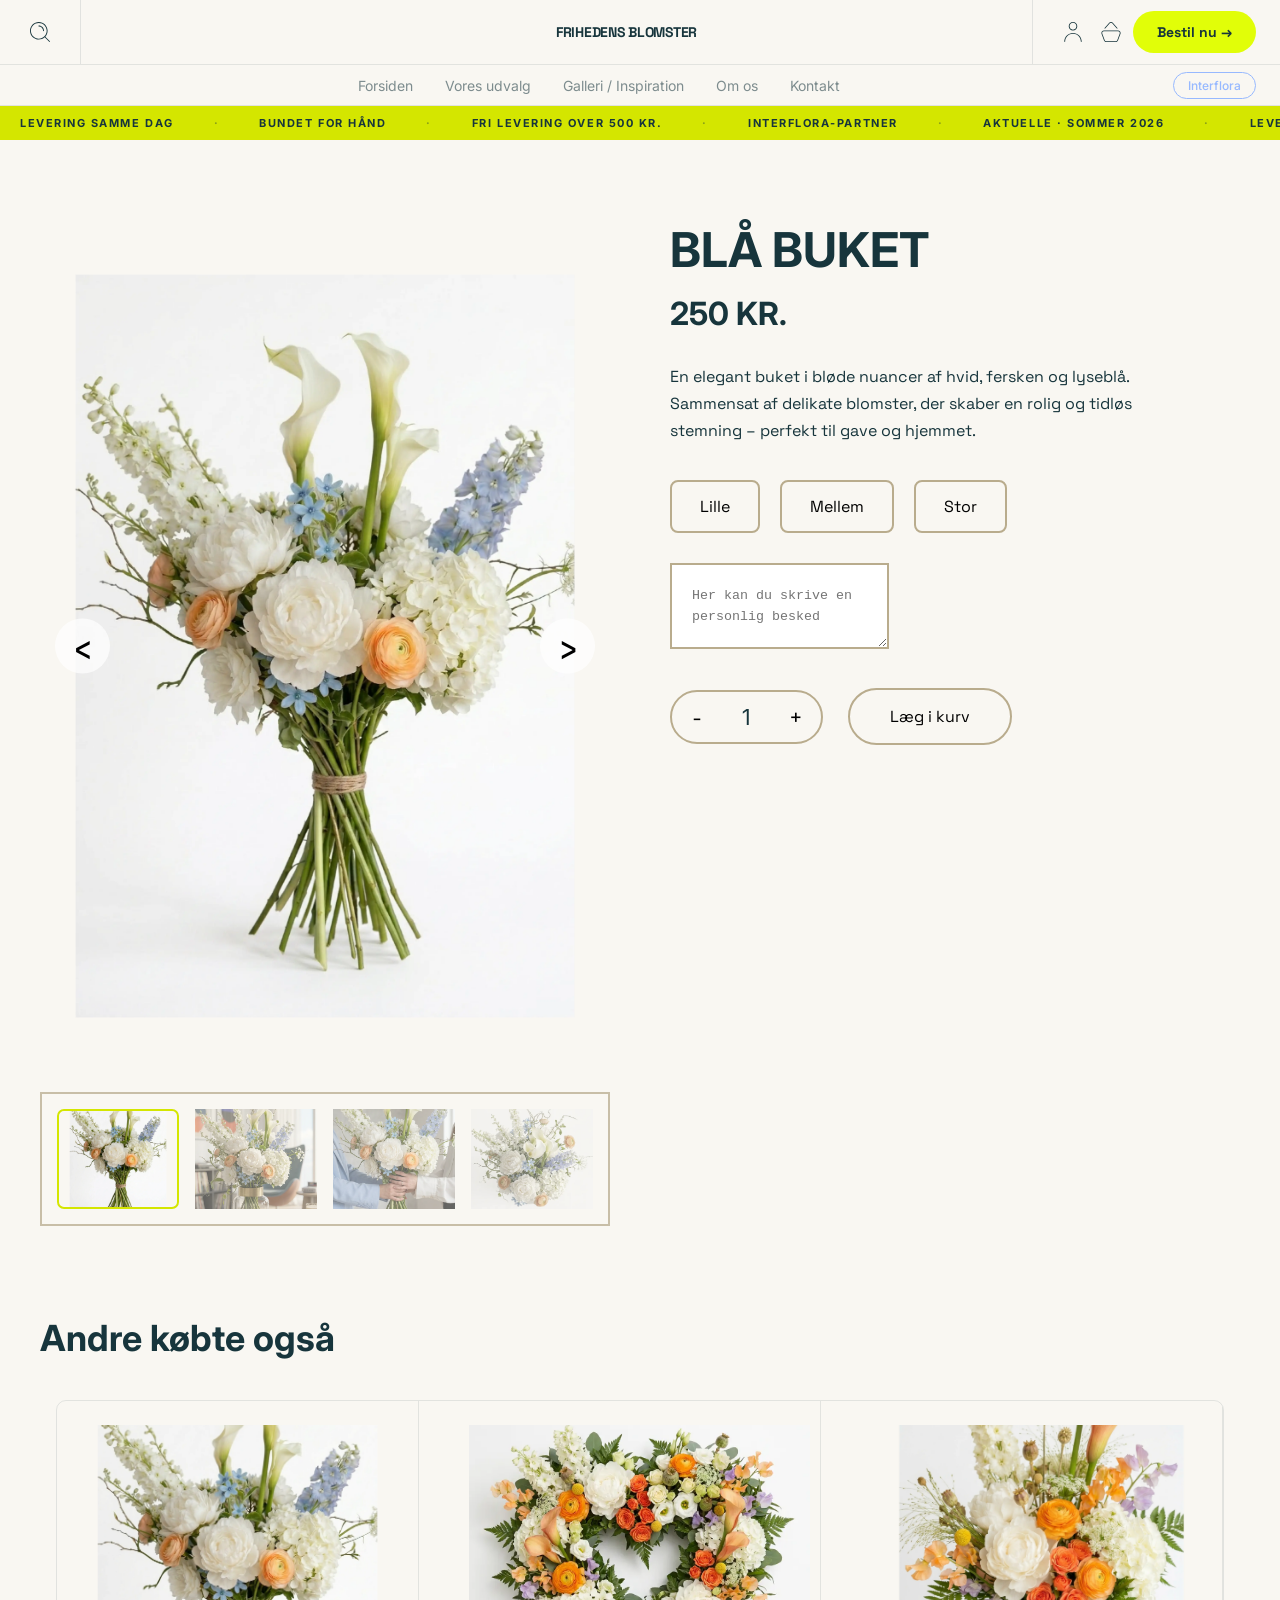
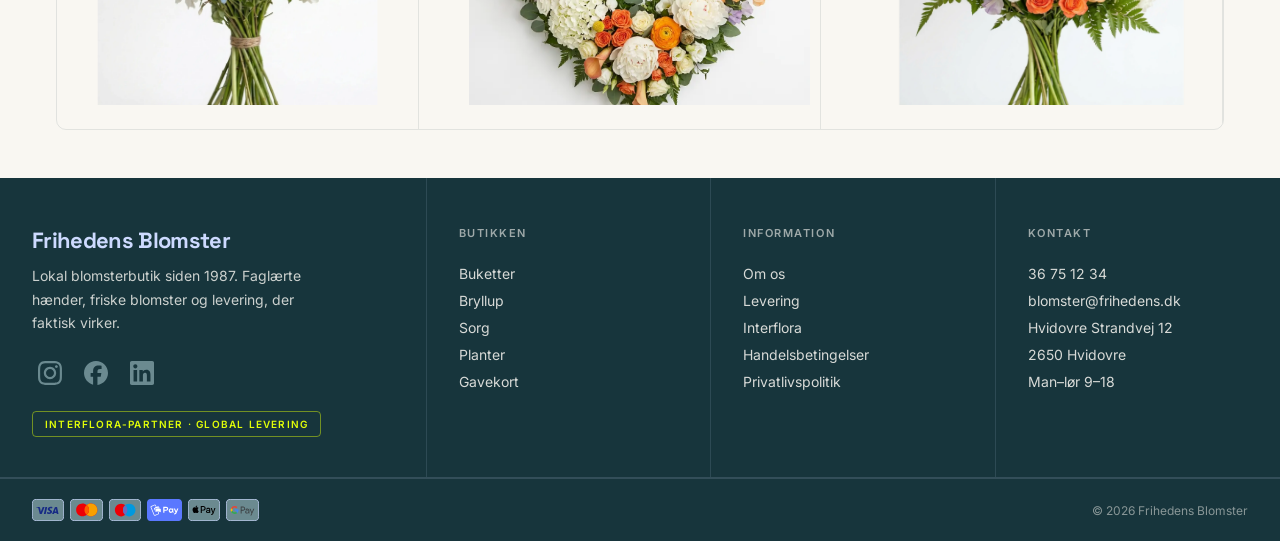
<file: produkt.html>
<!doctype html>
<html lang="da">
  <head>
    <meta charset="UTF-8" />
    <meta name="viewport" content="width=device-width, initial-scale=1.0" />
    <meta name="robots" content="noindex" />
    <meta name="description" content="Frihedens Blomster — lokal blomsterbutik i Hvidovre. Håndlavede buketter, levering samme dag." />
    <title>Frihedens Blomster</title>

    <!-- Google Fonts -->
    <link rel="preconnect" href="https://fonts.googleapis.com" />
    <link rel="preconnect" href="https://fonts.gstatic.com" crossorigin />
    <link href="https://fonts.googleapis.com/css2?family=Space+Grotesk:wght@500;600;700&family=Inter:wght@400;500;600&display=swap" rel="stylesheet" />

    <!-- Stylesheets (order matters — general first, then layout, then page) -->
    <link rel="stylesheet" href="styles/general.css" />
    <link rel="stylesheet" href="styles/layout.css" />
    <link rel="stylesheet" href="styles/produkt.css" />

    <!-- Favicons-->
    <link rel="icon" type="image/png" href="images/favicon (6)/favicon-96x96.png" sizes="96x96" />
    <link rel="icon" type="image/svg+xml" href="images/favicon (6)/favicon.svg" />
    <link rel="shortcut icon" href="images/favicon (6)/favicon.ico" />
    <link rel="apple-touch-icon" sizes="180x180" href="images/favicon (6)/apple-touch-icon.png" />
    <meta name="apple-mobile-web-app-title" content="MyWebSite" />
    <link rel="manifest" href="images/favicon (6)/site.webmanifest" />
  </head>

  <body>
    <!-- NAVIGATION
         Row 1: search | LOGO | account + cart + CTA
         Row 2: page links (desktop only) -->
    <header>
      <nav class="site-nav">
        <!-- Row 1 -->
        <div class="nav-row-1">
          <div class="nav-row-1-left">
            <button class="icon-btn" aria-label="Søg">
              <img src="images/img_index/search_icon.svg" alt="" />
            </button>
          </div>

          <a href="index.html" class="nav-logo">Frihedens Blomster</a>

          <div class="nav-row-1-right">
            <button class="icon-btn" aria-label="Min konto">
              <img src="images/img_index/profile.svg" alt="" />
            </button>
            <button class="icon-btn" aria-label="Kurv">
              <img src="images/img_index/kurv.svg" alt="" />
            </button>
            <a href="404.html" class="btn-lime nav-cta">Bestil nu →</a>
            <button class="nav-hamburger" aria-label="Åbn menu">
              <span></span>
              <span></span>
              <span></span>
            </button>
          </div>
        </div>

        <!-- Row 2: page links (desktop only) -->
        <div class="nav-row-2">
          <div class="nav-row-2-inner">
            <ul class="nav-links">
              <li><a href="index.html">Forsiden</a></li>
              <li><a href="voresudvalg.html">Vores udvalg</a></li>
              <li><a href="404.html">Galleri / Inspiration</a></li>
              <li><a href="omos.html">Om os</a></li>
              <li><a href="kontakt.html">Kontakt</a></li>
            </ul>
            <a href="https://interflora.dk" target="_blank" rel="noopener" class="nav-interflora">Interflora</a>
          </div>
        </div>
      </nav>
    </header>

    <!-- MOBILE NAVIGATION OVERLAY -->
    <div class="mobile-nav">
      <button class="mobile-nav-close" aria-label="Luk menu">&times;</button>
      <ul>
        <li><a href="index.html">Forsiden</a></li>
        <li><a href="voresudvalg.html">Vores udvalg</a></li>
        <li><a href="404.html">Galleri / Inspiration</a></li>
        <li><a href="omos.html">Om os</a></li>
        <li><a href="kontakt.html">Kontakt</a></li>
      </ul>
      <a href="kontakt.html" class="btn-lime mobile-nav-cta-btn">Bestil nu →</a>
    </div>

    <!-- TICKER STRIP  (lime background, scrolling text) -->
    <div class="ticker-strip" aria-hidden="true">
      <div class="ticker-inner">
        <span>Levering samme dag</span>
        <span class="ticker-dot"> · </span>
        <span>Bundet for hånd</span>
        <span class="ticker-dot"> · </span>
        <span>Fri levering over 500 kr.</span>
        <span class="ticker-dot"> · </span>
        <span>Interflora-partner</span>
        <span class="ticker-dot"> · </span>
        <span>Aktuelle · Sommer 2026</span>
        <span class="ticker-dot"> · </span>
        <!-- Duplicate set for seamless loop -->
        <span>Levering samme dag</span>
        <span class="ticker-dot"> · </span>
        <span>Bundet for hånd</span>
        <span class="ticker-dot"> · </span>
        <span>Fri levering over 500 kr.</span>
        <span class="ticker-dot"> · </span>
        <span>Interflora-partner</span>
        <span class="ticker-dot"> · </span>
        <span>Aktuelle · Sommer 2026</span>
        <span class="ticker-dot"> · </span>
      </div>
    </div>
    <main class="product-page">
      <!-- ANTAL PLUS OG MINUS KNAPPER -->
      <section class="gallery">
        <div class="main-image-wrapper">
          <button class="arrow left">‹</button>

          <!-- <img class="main-image" src="images/img_index/img_voresudvalg/blaa_buket.webp" alt="Buket med hvide og blå blomster" /> -->
          <div class="slider-track">
            <img src="images/img_index/img_voresudvalg/blaa_buket.webp" alt="Buket med hvide og blå blomster" />
            <img src="images/img_index/img_voresudvalg/blaabuket_giv.webp" alt="Buket med hvide og blå blomster" />
            <img src="images/img_index/img_voresudvalg/blaabuket_kvinder.webp" alt="Buket med hvide og blå blomster" />
            <img src="images/img_index/img_voresudvalg/blaabuket_oppefra.webp" alt="Buket med hvide og blå blomster" />
          </div>
          <button class="arrow right">›</button>
        </div>

        <!--- Scroll Billeder -->
        <div class="thumbnail-row">
          <img src="images/img_index/img_voresudvalg/blaa_buket.webp" alt="Buket med hvide og blå blomster" />
          <img src="images/img_index/img_voresudvalg/blaabuket_giv.webp" alt="Buket med hvide og blå blomster" />
          <img src="images/img_index/img_voresudvalg/blaabuket_kvinder.webp" alt="Buket med hvide og blå blomster" />
          <img src="images/img_index/img_voresudvalg/blaabuket_oppefra.webp" alt="Buket med hvide og blå blomster" />
        </div>
      </section>

      <!-- RIGHT SIDE -->
      <section class="product-info">
        <h1>BLÅ BUKET</h1>

        <h2 class="product-price">250 KR.</h2>

        <p class="description">En elegant buket i bløde nuancer af hvid, fersken og lyseblå. Sammensat af delikate blomster, der skaber en rolig og tidløs stemning – perfekt til gave og hjemmet.</p>

        <div class="size-buttons">
          <button data-price="250">Lille</button>
          <button data-price="350">Mellem</button>
          <button data-price="450">Stor</button>
        </div>

        <textarea placeholder="Her kan du skrive en personlig besked"></textarea>
        <!-- <div class="note-box">Her kan du skrive en besked.</div> -->

        <div class="cart-row">
          <div class="quantity">
            <button class="minus">-</button>
            <span class="quantity-number">1</span>
            <button class="plus">+</button>
          </div>

          <button class="add-to-cart">Læg i kurv</button>
        </div>
      </section>
    </main>

    <!-- RELATED PRODUCTS -->
    <section class="related">
      <h3>Andre købte også</h3>

      <div class="related-grid">
        <div class="related-item">
          <img src="images/img_index/img_voresudvalg/blomst.webp" alt="blå, orange og hvide blomster" />
        </div>
        <div class="related-item">
          <img src="images/img_index/img_voresudvalg/begravelse_hjerte.webp" alt="hjerte buket" />
        </div>
        <div class="related-item">
          <img src="images/img_index/img_voresudvalg/orange_buket.webp" alt="orange buket" />
        </div>
      </div>
    </section>

    <!-- FOOTER -->
    <footer class="site-footer">
      <div class="footer-grid">
        <!-- Brand -->
        <div class="footer-brand">
          <p class="footer-logo">Frihedens Blomster</p>
          <p class="footer-tagline">Lokal blomsterbutik siden 1987. Faglærte hænder, friske blomster og levering, der faktisk virker.</p>

          <div class="footer-social">
            <a href="#" aria-label="Instagram">
              <img src="images/img_index/instagram_icon.svg" alt="Instagram" />
            </a>
            <a href="#" aria-label="Facebook">
              <img src="images/img_index/fb_icon.svg" alt="Facebook" />
            </a>
            <a href="#" aria-label="LinkedIn">
              <img src="images/img_index/linkedin_icon.svg" alt="LinkedIn" />
            </a>
          </div>

          <span class="footer-badge">Interflora-partner · Global levering</span>
        </div>

        <!-- Accordion columns (mobile) / always expanded (desktop) -->
        <div class="footer-col">
          <button class="footer-col-btn">
            <span>Butikken</span>
            <!-- <span class="arrow">+</span> -->
          </button>
          <div class="footer-col-links">
            <ul>
              <li><a href="#">Buketter</a></li>
              <li><a href="#">Bryllup</a></li>
              <li><a href="#">Sorg</a></li>
              <li><a href="#">Planter</a></li>
              <li><a href="#">Gavekort</a></li>
            </ul>
          </div>
        </div>

        <div class="footer-col">
          <button class="footer-col-btn">
            <span>Information</span>
            <!-- <span class="arrow">+</span> -->
          </button>
          <div class="footer-col-links">
            <ul>
              <li><a href="om-os.html">Om os</a></li>
              <li><a href="#">Levering</a></li>
              <li><a href="https://interflora.dk" target="_blank" rel="noopener">Interflora</a></li>
              <li><a href="#">Handelsbetingelser</a></li>
              <li><a href="#">Privatlivspolitik</a></li>
            </ul>
          </div>
        </div>

        <div class="footer-col">
          <button class="footer-col-btn">
            <span>Kontakt</span>
            <!-- <span class="arrow">+</span> -->
          </button>
          <div class="footer-col-links">
            <ul>
              <li><a href="tel:+4536751234">36 75 12 34</a></li>
              <li><a href="mailto:blomster@frihedens.dk">blomster@frihedens.dk</a></li>
              <li><a href="#">Hvidovre Strandvej 12</a></li>
              <li><a href="#">2650 Hvidovre</a></li>
              <li><a href="#">Man–lør 9–18</a></li>
            </ul>
          </div>
        </div>
      </div>

      <!-- Bottom bar: payment icons (left) + copyright (right) -->
      <div class="footer-bottom">
        <ul class="footer-payment" aria-label="Betalingsmetoder">
          <li><img src="images/img_index/visa_icon.svg" alt="Visa" /></li>
          <li><img src="images/img_index/mastercard_icon.svg" alt="Mastercard" /></li>
          <li><img src="images/img_index/maestro_icon.svg" alt="Maestro" /></li>
          <li><img src="images/img_index/mobilepay_icon.svg" alt="MobilePay" /></li>
          <li><img src="images/img_index/applepay_icon.svg" alt="Apple Pay" /></li>
          <li><img src="images/img_index/googlepay_icon.svg" alt="Google Pay" /></li>
        </ul>

        <p class="footer-copyright">© 2026 Frihedens Blomster</p>
      </div>
    </footer>

    <!-- STICKY MOBILE CTA  (hidden on desktop) -->
    <div class="sticky-cta">
      <a href="#kategorier">Vis alle buketter →</a>
    </div>

    <!-- JavaScript — loaded at the end so the HTML is ready first -->
    <script src="javascript/main.js"></script>
    <script src="javascript/produkt.js"></script>
  </body>
</html>
</file>
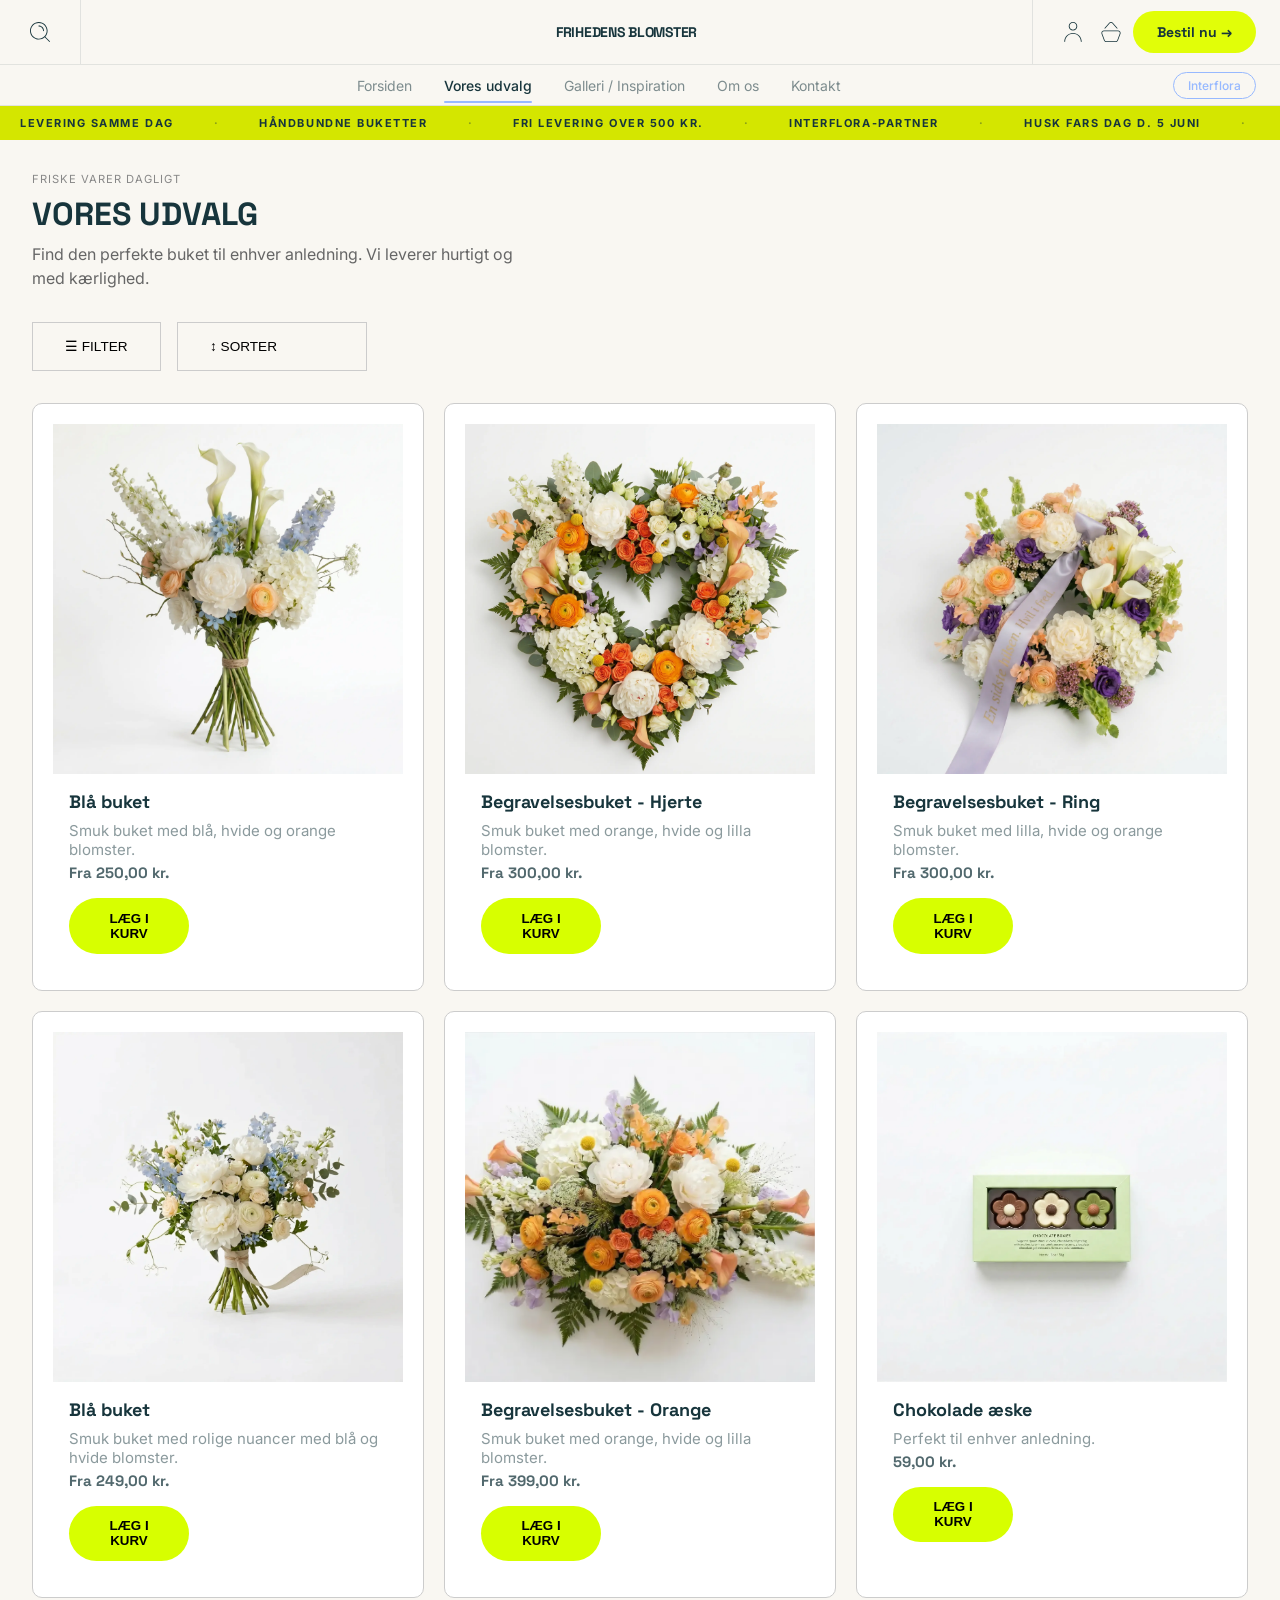
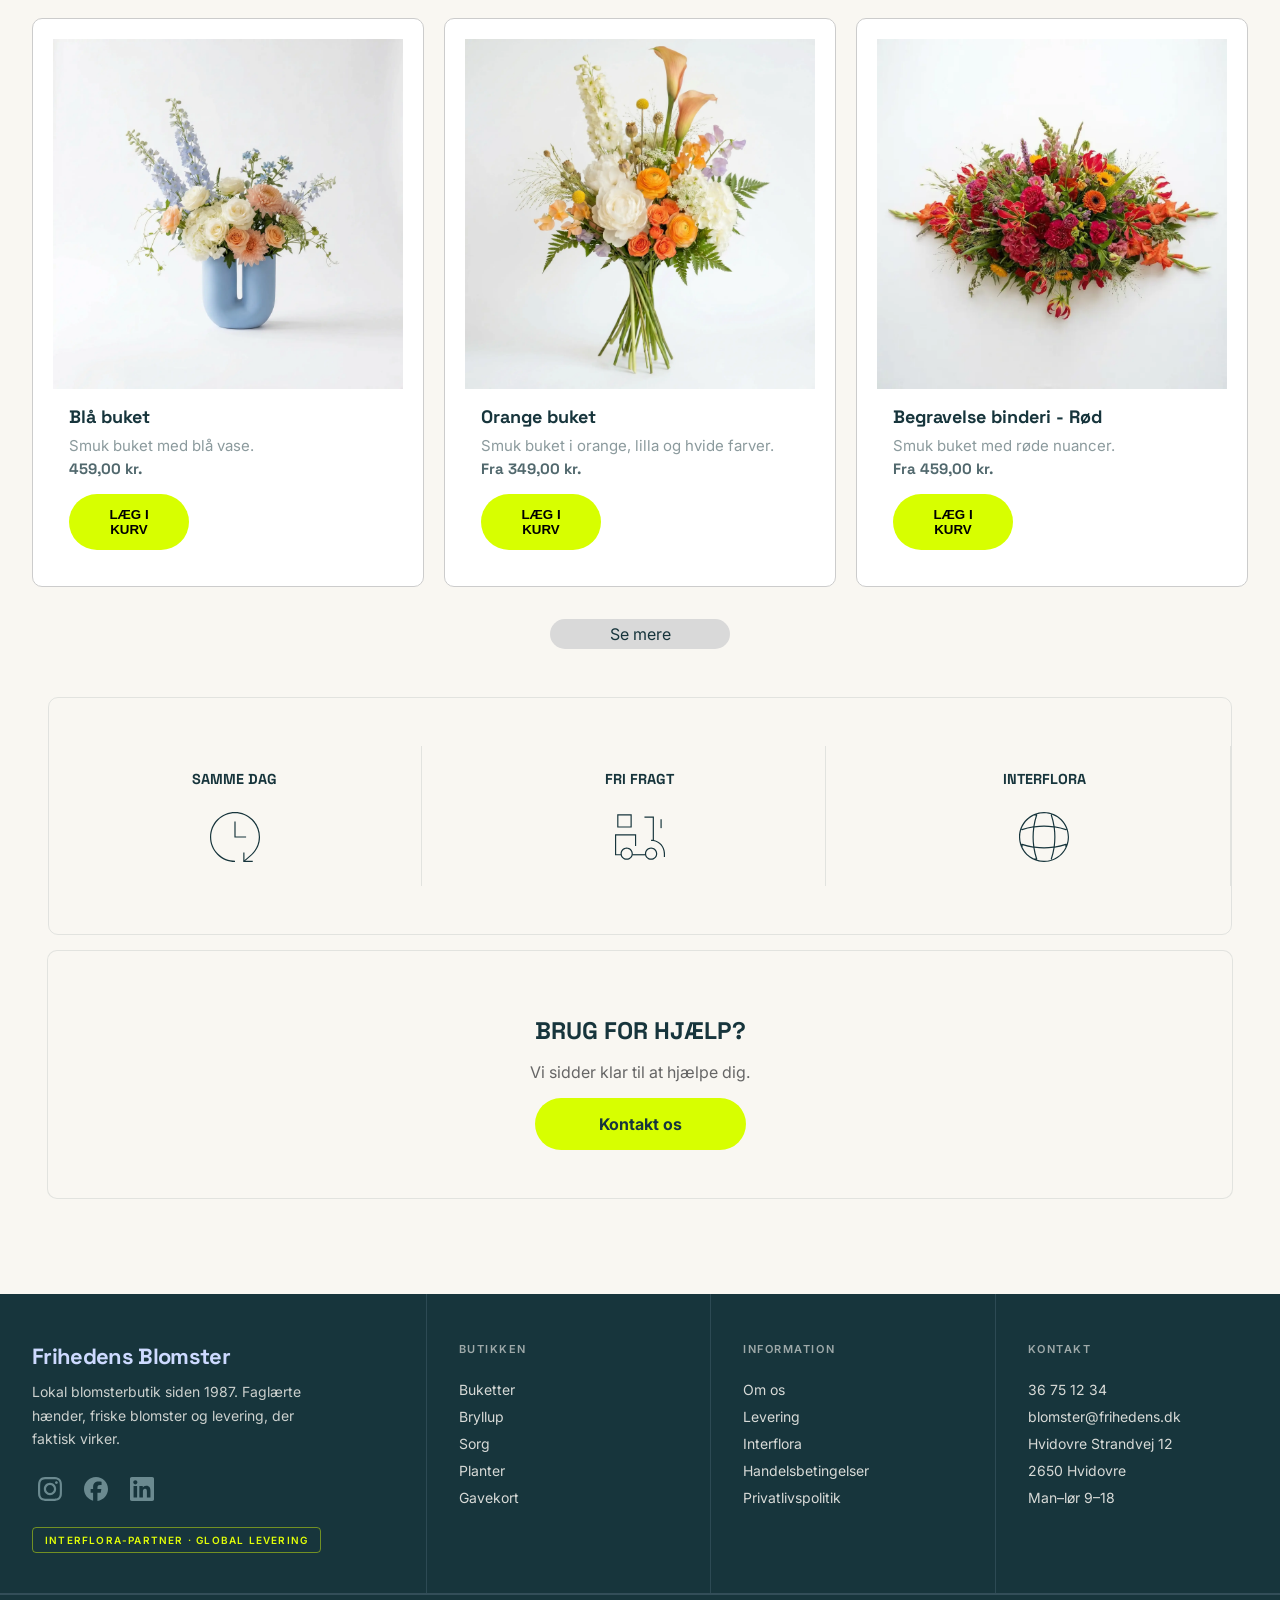
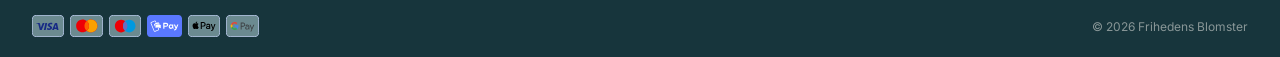
<file: voresudvalg.html>
<!doctype html>
<html lang="da">
  <head>
    <meta charset="UTF-8" />
    <meta name="viewport" content="width=device-width, initial-scale=1.0" />
    <meta name="robots" content="noindex" />
    <meta name="description" content="Frihedens Blomster — lokal blomsterbutik i Hvidovre. Håndlavede buketter, levering samme dag." />
    <title>Frihedens Blomster</title>

    <!-- Google Fonts -->
    <link rel="preconnect" href="https://fonts.googleapis.com" />
    <link rel="preconnect" href="https://fonts.gstatic.com" crossorigin />
    <link href="https://fonts.googleapis.com/css2?family=Space+Grotesk:wght@500;600;700&family=Inter:wght@400;500;600&display=swap" rel="stylesheet" />

    <!-- Stylesheets (order matters — general first, then layout, then page) -->
    <link rel="stylesheet" href="styles/general.css" />
    <link rel="stylesheet" href="styles/layout.css" />
    <link rel="stylesheet" href="styles/voresudvalg.css" />

    <!-- Favicons -->
    <link rel="icon" type="image/png" href="images/favicon (6)/favicon-96x96.png" sizes="96x96" />
    <link rel="icon" type="image/svg+xml" href="images/favicon (6)/favicon.svg" />
    <link rel="shortcut icon" href="images/favicon (6)/favicon.ico" />
    <link rel="apple-touch-icon" sizes="180x180" href="images/favicon (6)/apple-touch-icon.png" />
    <meta name="apple-mobile-web-app-title" content="MyWebSite" />
    <link rel="manifest" href="images/favicon (6)/site.webmanifest" />
  </head>
  <body>
    <!-- NAVIGATION
         Row 1: search | LOGO | account + cart + CTA
         Row 2: page links (desktop only) -->
    <header>
      <nav class="site-nav">
        <!-- Row 1 -->
        <div class="nav-row-1">
          <div class="nav-row-1-left">
            <button class="icon-btn" aria-label="Søg">
              <img src="images/img_index/search_icon.svg" alt="" />
            </button>
          </div>

          <a href="index.html" class="nav-logo">Frihedens Blomster</a>

          <div class="nav-row-1-right">
            <button class="icon-btn" aria-label="Min konto">
              <img src="images/img_index/profile.svg" alt="" />
            </button>
            <button class="icon-btn" aria-label="Kurv">
              <img src="images/img_index/kurv.svg" alt="" />
            </button>
            <a href="404.html" class="btn-lime nav-cta">Bestil nu →</a>
            <button class="nav-hamburger" aria-label="Åbn menu">
              <span></span>
              <span></span>
              <span></span>
            </button>
          </div>
        </div>

        <!-- Row 2: page links (desktop only) -->
        <div class="nav-row-2">
          <div class="nav-row-2-inner">
            <ul class="nav-links">
              <li><a href="index.html">Forsiden</a></li>
              <li><a href="voresudvalg.html" class="active">Vores udvalg</a></li>
              <li><a href="404.html">Galleri / Inspiration</a></li>
              <li><a href="omos.html">Om os</a></li>
              <li><a href="kontakt.html">Kontakt</a></li>
            </ul>
            <a href="https://interflora.dk" target="_blank" rel="noopener" class="nav-interflora">Interflora</a>
          </div>
        </div>
      </nav>
    </header>

    <!-- MOBILE NAVIGATION OVERLAY -->
    <div class="mobile-nav">
      <button class="mobile-nav-close" aria-label="Luk menu">&times;</button>
      <ul>
        <li><a href="index.html">Forsiden</a></li>
        <li><a href="voresudvalg.html">Vores udvalg</a></li>
        <li><a href="404.html">Galleri / Inspiration</a></li>
        <li><a href="omos.html">Om os</a></li>
        <li><a href="kontakt.html">Kontakt</a></li>
      </ul>
      <a href="kontakt.html" class="btn-lime mobile-nav-cta-btn">Bestil nu →</a>
    </div>

    <!-- TICKER STRIP  (lime background, scrolling text) -->
    <div class="ticker-strip" aria-hidden="true">
      <div class="ticker-inner">
        <span>Levering samme dag</span>
        <span class="ticker-dot"> · </span>
        <span>Håndbundne buketter</span>
        <span class="ticker-dot"> · </span>
        <span>Fri levering over 500 kr.</span>
        <span class="ticker-dot"> · </span>
        <span>Interflora-partner</span>
        <span class="ticker-dot"> · </span>
        <span>Husk fars dag d. 5 juni</span>
        <span class="ticker-dot"> · </span>
        <!-- Duplicate set for seamless loop -->
        <span>Levering samme dag</span>
        <span class="ticker-dot"> · </span>
        <span>Håndbundne buketter</span>
        <span class="ticker-dot"> · </span>
        <span>Fri levering over 500 kr.</span>
        <span class="ticker-dot"> · </span>
        <span>Interflora-partner</span>
        <span class="ticker-dot"> · </span>
        <span>Aktuelle · Sommer 2026</span>
        <span class="ticker-dot"> · </span>
      </div>
    </div>

    <!-- Main -->
    <main class="page">
      <!-- INTRO -->
      <section class="intro">
        <p class="eyebrow">FRISKE VARER DAGLIGT</p>

        <h1>VORES UDVALG</h1>

        <p class="intro-text">Find den perfekte buket til enhver anledning. Vi leverer hurtigt og med kærlighed.</p>
      </section>

      <!-- Filter og sorter -->
      <section class="toolbar">
        <div class="toolbar-left">
          <select id="filter-btn" class="filter-btn">
            <option value="default">☰ FILTER</option>
            <option value="name">PRIS</option>
            <option value="low-high">FARVE</option>
            <option value="high-low">I SÆSON</option>
          </select>

          <select id="sort-btn" class="sort-btn">
            <option value="default">↕ SORTER</option>
            <option value="name">NAVN (A-Å)</option>
            <option value="low-high">PRIS (LAV TIL HØJ)</option>
            <option value="high-low">PRIS (HØJ TIL LAV)</option>
          </select>
        </div>
      </section>

      <!-- Produkt sektion -->
      <section class="products" id="products">
        <!-- CARD -->
        <article class="product" data-price="249" data-name="bluebouquet">
          <a class="product-image" href="produkt.html"><img src="images/img_index/img_voresudvalg/4x4webpbilleder/blaabuket.webp" alt="Buket med hvide og blå blomster" /></a>

          <div class="product-info">
            <h3>Blå buket</h3>

            <p class="description">Smuk buket med blå, hvide og orange blomster.</p>

            <p class="price">Fra 250,00 kr.</p>

            <button>LÆG I KURV</button>
          </div>
        </article>

        <article class="product" data-price="300" data-name="heartbouquet">
          <div class="product-image"><img src="images/img_index/img_voresudvalg/4x4webpbilleder/hjertebuket.webp" alt="Begravelses binderi i form af et hjerte med orange og hvide blomster" /></div>

          <div class="product-info">
            <h3>Begravelsesbuket - Hjerte</h3>

            <p class="description">Smuk buket med orange, hvide og lilla blomster.</p>

            <p class="price">Fra 300,00 kr.</p>

            <button>LÆG I KURV</button>
          </div>
        </article>

        <article class="product" data-price="300" data-name="roundbouquet">
          <div class="product-image"><img src="images/img_index/img_voresudvalg/4x4webpbilleder/rundbuket.webp" alt="Begravelses binderi i form af en ring med hvide, orange og lilla blomster" /></div>

          <div class="product-info">
            <h3>Begravelsesbuket - Ring</h3>

            <p class="description">Smuk buket med lilla, hvide og orange blomster.</p>

            <p class="price">Fra 300,00 kr.</p>

            <button>LÆG I KURV</button>
          </div>
        </article>

        <article class="product" data-price="249" data-name="bluebouquet2">
          <div class="product-image"><img src="images/img_index/img_voresudvalg/4x4webpbilleder/blaabuket2.webp" alt="Buket med hvide og blå blomster" /></div>

          <div class="product-info">
            <h3>Blå buket</h3>

            <p class="description">Smuk buket med rolige nuancer med blå og hvide blomster.</p>

            <p class="price">Fra 249,00 kr.</p>

            <button>LÆG I KURV</button>
          </div>
        </article>

        <article class="product" data-price="399" data-name="mixedbouquet">
          <div class="product-image"><img src="images/img_index/img_voresudvalg/4x4webpbilleder/orangebuket.webp" alt="Bukket med hvide, blå og orange blomster" /></div>

          <div class="product-info">
            <h3>Begravelsesbuket - Orange</h3>

            <p class="description">Smuk buket med orange, hvide og lilla blomster.</p>

            <p class="price">Fra 399,00 kr.</p>

            <button>LÆG I KURV</button>
          </div>
        </article>

        <article class="product" data-price="59" data-name="chocolatebox">
          <div class="product-image"><img src="images/img_index/img_voresudvalg/4x4webpbilleder/chokoladeboks.webp" alt="Chokolade æske med 3 blomster formede chokolader" /></div>

          <div class="product-info">
            <h3>Chokolade æske</h3>

            <p class="description">Perfekt til enhver anledning.</p>

            <p class="price">59,00 kr.</p>

            <button>LÆG I KURV</button>
          </div>
        </article>

        <article class="product" data-price="449" data-name="coffinarrangement">
          <div class="product-image"><img src="images/img_index/img_voresudvalg/4x4webpbilleder/vaseblå.webp" alt="Begravelses binderi med hvide, orange og lilla blomster" /></div>

          <div class="product-info">
            <h3>Blå buket</h3>

            <p class="description">Smuk buket med blå vase.</p>

            <p class="price">459,00 kr.</p>

            <button>LÆG I KURV</button>
          </div>
        </article>

        <article class="product" data-price="349" data-name="orangebouquet">
          <div class="product-image"><img src="images/img_index/img_voresudvalg/4x4webpbilleder/orangebuketstor.webp" alt="Buket med hvide, orange og lilla blomster" /></div>

          <div class="product-info">
            <h3>Orange buket</h3>

            <p class="description">Smuk buket i orange, lilla og hvide farver.</p>

            <p class="price">Fra 349,00 kr.</p>

            <button>LÆG I KURV</button>
          </div>
        </article>

        <article class="product" data-price="449" data-name="redfuneralarrangement">
          <div class="product-image"><img src="images/img_index/img_voresudvalg/4x4webpbilleder/begravelseroed_4x4.webp" alt="Begravelses binderi med røde blomster" /></div>

          <div class="product-info">
            <h3>Begravelse binderi - Rød</h3>

            <p class="description">Smuk buket med røde nuancer.</p>

            <p class="price">Fra 459,00 kr.</p>

            <button>LÆG I KURV</button>
          </div>
        </article>
      </section>

      <!-- Se mere knap - Skal vi have den med? -->
      <div class="semereknap"><p>Se mere</p></div>

      <!-- Ikoner -->
      <section class="benefits">
        <div class="benefit">
          <h4>SAMME DAG</h4>

          <img src="images/img_index/img_voresudvalg/ikoner/samme_dag_icon.svg" alt="" />
        </div>

        <div class="benefit">
          <h4>FRI FRAGT</h4>

          <img src="images/img_index/img_voresudvalg/ikoner/fri_fragt_icon.svg" alt="" />
        </div>

        <div class="benefit">
          <h4>INTERFLORA</h4>

          <img src="images/img_index/img_voresudvalg/ikoner/globe_icon.svg" alt="" />
        </div>
      </section>

      <!-- Brug for hjælp sektion -->
      <section class="help-section">
        <h2>BRUG FOR HJÆLP?</h2>

        <p>Vi sidder klar til at hjælpe dig.</p>

        <a class="kontakt-btn" href="kontakt.html">Kontakt os</a>
      </section>
    </main>

    <!-- FOOTER -->
    <footer class="site-footer">
      <div class="footer-grid">
        <!-- Brand -->
        <div class="footer-brand">
          <p class="footer-logo">Frihedens Blomster</p>
          <p class="footer-tagline">Lokal blomsterbutik siden 1987. Faglærte hænder, friske blomster og levering, der faktisk virker.</p>

          <div class="footer-social">
            <a href="#" aria-label="Instagram">
              <img src="images/img_index/instagram_icon.svg" alt="Instagram" />
            </a>
            <a href="#" aria-label="Facebook">
              <img src="images/img_index/fb_icon.svg" alt="Facebook" />
            </a>
            <a href="#" aria-label="LinkedIn">
              <img src="images/img_index/linkedin_icon.svg" alt="LinkedIn" />
            </a>
          </div>

          <span class="footer-badge">Interflora-partner · Global levering</span>
        </div>

        <!-- Accordion columns -->
        <div class="footer-col">
          <button class="footer-col-btn">
            <span>Butikken</span>
            <span class="arrow">+</span>
          </button>
          <div class="footer-col-links">
            <ul>
              <li><a href="#">Buketter</a></li>
              <li><a href="#">Bryllup</a></li>
              <li><a href="#">Sorg</a></li>
              <li><a href="#">Planter</a></li>
              <li><a href="#">Gavekort</a></li>
            </ul>
          </div>
        </div>

        <div class="footer-col">
          <button class="footer-col-btn">
            <span>Information</span>
            <span class="arrow">+</span>
          </button>
          <div class="footer-col-links">
            <ul>
              <li><a href="om-os.html">Om os</a></li>
              <li><a href="#">Levering</a></li>
              <li><a href="https://interflora.dk" target="_blank" rel="noopener">Interflora</a></li>
              <li><a href="#">Handelsbetingelser</a></li>
              <li><a href="#">Privatlivspolitik</a></li>
            </ul>
          </div>
        </div>

        <div class="footer-col">
          <button class="footer-col-btn">
            <span>Kontakt</span>
            <span class="arrow">+</span>
          </button>
          <div class="footer-col-links">
            <ul>
              <li><a href="tel:+4536751234">36 75 12 34</a></li>
              <li><a href="mailto:blomster@frihedens.dk">blomster@frihedens.dk</a></li>
              <li><a href="#">Hvidovre Strandvej 12</a></li>
              <li><a href="#">2650 Hvidovre</a></li>
              <li><a href="#">Man–lør 9–18</a></li>
            </ul>
          </div>
        </div>
      </div>

      <!-- Bottom: payment icons (left) + copyright (right) -->
      <div class="footer-bottom">
        <ul class="footer-payment" aria-label="Betalingsmetoder">
          <li><img src="images/img_index/visa_icon.svg" alt="Visa" /></li>
          <li><img src="images/img_index/mastercard_icon.svg" alt="Mastercard" /></li>
          <li><img src="images/img_index/maestro_icon.svg" alt="Maestro" /></li>
          <li><img src="images/img_index/mobilepay_icon.svg" alt="MobilePay" /></li>
          <li><img src="images/img_index/applepay_icon.svg" alt="Apple Pay" /></li>
          <li><img src="images/img_index/googlepay_icon.svg" alt="Google Pay" /></li>
        </ul>

        <p class="footer-copyright">© 2026 Frihedens Blomster</p>
      </div>
    </footer>

    <!-- STICKY MOBILE CTA  (hidden on desktop) -->
    <div class="sticky-cta">
      <a href="#kategorier">Vis alle buketter →</a>
    </div>

    <!-- JavaScript — at the bottom so the page loads first -->
    <script src="javascript/main.js"></script>
    <script src="javascript/voresudvalg.js"></script>
  </body>
</html>
</file>
<file: styles/general.css>
/* 
   GENERAL.CSS
   Variables · Reset · Shared styles · Buttons
   */
/* --- Colours and font variables --- */

@font-face {
  font-family: "inter";
  src: url(../fonts/Inter-VariableFont_opsz\,wght.woff) format("woff");
}

@font-face {
  font-family: "spacegrotesk";
  src: url(../fonts/SpaceGrotesk-VariableFont_wght.woff) format("woff");
}

:root {
  --color-dark: #17353c; /* main dark green */
  --color-teal: #005056; /* darker teal for hover */
  --color-lime: #e1fe08; /* lime / accent */
  --color-blue: #97b9ff; /* periwinkle — active underline, Interflora btn */
  --color-blue-pale: rgba(205, 218, 255, 100); /* pale blue for category icon circles */
  --color-cream: #f9f7f2; /* page background */
  --color-text: rgba(23, 53, 60, 0.75);
  --color-text-muted: rgba(23, 53, 60, 0.5);
  --color-border: rgba(23, 53, 60, 0.1);
  --color-on-dark: rgba(249, 247, 242, 0.75);
  --color-strip-green: rgba(212, 230, 0); /* page background */
}

/* --- Header --- */
.nav-logo {
  padding-left: 140px;
}

/* --- Bestil nu knap ---*/
.nav-cta.btn-lime {
  transition: all 0.2s ease;
}

.nav-cta.btn-lime:hover {
  background: #c7ef00;
  transform: scale(1.02);
}

/* --- Reset --- */
* {
  box-sizing: border-box;
  margin: 0;
  padding: 0;
}

html {
  scroll-behavior: smooth;
}

img {
  display: block;
  max-width: 100%;
}

ul {
  list-style: none;
}

a {
  text-decoration: none;
  color: inherit;
}

/* --- Base body --- */
body {
  font-family: "Inter", sans-serif;
  background-color: var(--color-cream);
  color: var(--color-dark);
  overflow-x: hidden;
}

/* --- Buttons --- */

/* Lime pill button */
.btn-lime {
  display: inline-block;
  background-color: var(--color-lime);
  color: var(--color-dark);
  font-family: "Space Grotesk", sans-serif;
  font-size: 14px;
  font-weight: 700;
  padding: 12px 24px;
  border-radius: 100px;
  cursor: pointer;
  border: none;
  transition: opacity 0.2s;
}

.btn-lime:hover {
  opacity: 0.85;
}

/* Dark pill button */
.btn-dark {
  display: inline-block;
  background-color: var(--color-dark);
  color: var(--color-lime);
  font-family: "Space Grotesk", sans-serif;
  font-size: 14px;
  font-weight: 700;
  padding: 12px 24px;
  border-radius: 100px;
  cursor: pointer;
  border: none;
  transition: background-color 0.2s;
}

.btn-dark:hover {
  background-color: var(--color-teal);
}

/* Ghost outline button */
.btn-ghost {
  display: inline-block;
  background-color: transparent;
  color: var(--color-dark);
  font-family: "Space Grotesk", sans-serif;
  font-size: 14px;
  font-weight: 700;
  padding: 11px 22px;
  border-radius: 100px;
  border: 1.5px solid var(--color-dark);
  transition:
    background-color 0.2s,
    color 0.2s;
}

.btn-ghost:hover {
  background-color: var(--color-dark);
  color: var(--color-lime);
}

/* --- Ticker animation --- */
@keyframes ticker-scroll {
  from {
    transform: translateX(0);
  }
  to {
    transform: translateX(-50%);
  }
}
</file>
<file: styles/layout.css>
/* LAYOUT.CSS
   Navigation · Ticker · Footer · Mobile nav */

/* NAVIGATION
   Row 1 — [search | border] LOGO [border | icons + CTA]
   Row 2 — page links centred + Interflora pill on right */

.site-nav {
  position: sticky;
  top: 0;
  z-index: 100;
  background-color: var(--color-cream);
  border-bottom: 1px solid var(--color-border);
}

/* --- Row 1 --- */
.nav-row-1 {
  display: flex;
  align-items: stretch; /* children fill the full row height */
  height: 56px;
}

/* Left section — search icon, has a right border as divider */
.nav-row-1-left {
  display: flex;
  align-items: center;
  padding: 0 16px;
  border-right: 1px solid var(--color-border);
}

.nav-row-1-left .icon-btn {
  background: none;
  border: none;
  cursor: pointer;
  padding: 6px;
  display: flex;
  align-items: center;
}

.nav-row-1-left .icon-btn img {
  width: 20px;
  height: 20px;
}

/* Logo fills remaining space, centred */
.nav-logo {
  flex: 1;
  display: flex;
  align-items: center;
  justify-content: center;
  font-family: "Space Grotesk", sans-serif;
  font-size: 14px;
  font-weight: 700;
  letter-spacing: -0.02em;
  color: var(--color-dark);
  text-transform: uppercase;
}

/* Right section — icons + CTA, has a left border as divider */
.nav-row-1-right {
  display: flex;
  align-items: center;
  gap: 6px;
  padding: 0 16px;
  border-left: 1px solid var(--color-border);
}

.nav-row-1-right .icon-btn {
  background: none;
  border: none;
  cursor: pointer;
  padding: 6px;
  display: flex;
  align-items: center;
}

.nav-row-1-right .icon-btn img {
  width: 20px;
  height: 20px;
}

/* "Bestil nu" CTA — hidden on mobile */
.nav-cta {
  display: none;
}

/* Hamburger — shown on mobile */
.nav-hamburger {
  background: none;
  border: none;
  cursor: pointer;
  padding: 6px;
  display: flex;
  flex-direction: column;
  gap: 5px;
}

.nav-hamburger span {
  display: block;
  width: 20px;
  height: 1.5px;
  background-color: var(--color-dark);
  border-radius: 2px;
}

/* --- Row 2: page links (hidden on mobile) --- */
.nav-row-2 {
  display: none;
  border-top: 1px solid var(--color-border);
}

/* Row 2 inner: flex so links stay centred and Interflora is pushed right */
.nav-row-2-inner {
  display: flex;
  align-items: center;
  height: 40px;
  padding: 0 16px;
}

/* Page links list — takes up all remaining space and centres itself */
.nav-links {
  flex: 1;
  display: flex;
  justify-content: center;
  align-items: center;
  gap: 4px;
}

/* Individual nav link */
.nav-links li a {
  font-family: "Inter", sans-serif;
  font-size: 13px;
  color: rgba(23, 53, 60, 0.55);
  padding: 6px 12px;
  /* position: relative so we can place the underline pseudo-element */
  position: relative;
  transition: color 0.15s;
}

/* Hover: just darken the text — no lime, no background */
.nav-links li a:hover {
  color: var(--color-dark);
}

/* Active page: periwinkle 2px underline */
.nav-links li a.active {
  color: var(--color-dark);
  font-weight: 500;
}

.nav-links li a.active::after {
  content: "";
  position: absolute;
  bottom: -2px;
  left: 12px;
  right: 12px;
  height: 2px;
  background-color: var(--color-blue);
  border-radius: 1px;
}

/* Interflora pill */
.nav-interflora {
  font-family: "Inter", sans-serif;
  font-size: 12px;
  font-weight: 500;
  color: var(--color-blue);
  border: 1px solid var(--color-blue);
  padding: 5px 14px;
  border-radius: 100px;
  white-space: nowrap;
  transition:
    background-color 0.15s,
    color 0.15s;
}

.nav-interflora:hover {
  background-color: var(--color-blue);
  color: var(--color-dark);
}

/* MOBILE NAVIGATION OVERLAY */
.mobile-nav {
  display: none; /* shown when .is-open is added by JS */
  position: fixed;
  inset: 0; /* shorthand for top/right/bottom/left: 0 */
  background-color: var(--color-dark);
  z-index: 200;
  flex-direction: column;
  padding: 28px 24px 48px;
}

.mobile-nav.is-open {
  display: flex;
}

.mobile-nav-close {
  align-self: flex-end;
  background: none;
  border: none;
  font-size: 28px;
  color: rgba(249, 247, 242, 0.6);
  cursor: pointer;
  margin-bottom: 40px;
}

.mobile-nav ul li {
  border-bottom: 1px solid rgba(205, 218, 255, 0.07);
}

.mobile-nav ul li a {
  display: block;
  font-family: "Space Grotesk", sans-serif;
  font-size: 30px;
  font-weight: 700;
  color: var(--color-cream);
  padding: 14px 0;
  letter-spacing: -0.04em;
}

.mobile-nav-cta-btn {
  margin-top: 32px;
  align-self: flex-start;
}

/* TICKER STRIP
   Lime background, scrolling text */
.ticker-strip {
  overflow: hidden;
  background-color: var(--color-strip-green);
  padding: 10px 0;
}

.ticker-inner {
  display: flex;
  width: max-content; /* as wide as all items combined */
  animation: ticker-scroll 24s linear infinite;
}

.ticker-inner span {
  font-family: "Inter", sans-serif;
  font-size: 11px;
  font-weight: 700;
  letter-spacing: 0.14em;
  text-transform: uppercase;
  color: var(--color-dark);
  padding: 0 20px;
  white-space: nowrap;
}

.ticker-inner .ticker-dot {
  color: rgba(23, 53, 60, 0.4);
}

/* SECTION HEADING ROW
   Used above categories, products, gallery */
.section-head {
  display: flex;
  align-items: baseline;
  justify-content: space-between;
  gap: 12px;
  padding: 0 16px;
  margin-bottom: 16px;
}

.section-head h2 {
  font-family: "Space Grotesk", sans-serif;
  font-size: 18px;
  font-weight: 700;
  letter-spacing: -0.02em;
  text-transform: uppercase;
  color: var(--color-dark);
}

.section-head a {
  font-family: "Inter", sans-serif;
  font-size: 13px;
  color: var(--color-text-muted);
  white-space: nowrap;
  flex-shrink: 0;
}

.section-head a:hover {
  color: var(--color-dark);
}

/* FOOTER */
.site-footer {
  background-color: var(--color-dark);
  color: var(--color-cream);
  margin-top: 48px;
  /* bottom padding so sticky CTA doesn't cover content on mobile */
  padding-bottom: 64px;
}

/* Brand block at the top of footer */
.footer-brand {
  padding: 40px 24px 32px;
  border-bottom: 1px solid rgba(205, 218, 255, 0.12);
}

.footer-logo {
  font-family: "Space Grotesk", sans-serif;
  font-size: 22px;
  font-weight: 700;
  letter-spacing: -0.03em;
  /* Full cream — maximum contrast, this is the brand name */
  color: rgba(205, 218, 255, 100);
  margin-bottom: 10px;
}

.footer-tagline {
  font-family: "Inter", sans-serif;
  font-size: 14px;
  line-height: 1.7;
  /* 80% opacity — clearly readable body text on dark bg */
  color: rgba(249, 247, 242, 0.8);
  margin-bottom: 20px;
  max-width: 300px;
}

/* Social icon links */
.footer-social {
  display: flex;
  gap: 10px;
  margin-bottom: 20px;
}

.footer-social a {
  display: flex;
  align-items: center;
  justify-content: center;
  width: 36px;
  height: 36px;
}

.footer-social a img {
  width: 24px;
  height: 24px;
}

/* Interflora badge */
.footer-badge {
  display: inline-block;
  border: 1px solid rgba(225, 254, 8, 0.45);
  color: var(--color-lime);
  font-family: "Inter", sans-serif;
  font-size: 10px;
  font-weight: 600;
  letter-spacing: 0.12em;
  text-transform: uppercase;
  padding: 6px 12px;
  border-radius: 4px;
}

/* Accordion link columns */
.footer-col {
  border-bottom: 1px solid rgba(205, 218, 255, 0.1);
}

/* The clickable heading that toggles the column open/closed */
.footer-col-btn {
  width: 100%;
  background: none;
  border: none;
  cursor: pointer;
  display: flex;
  justify-content: space-between;
  align-items: center;
  padding: 16px 24px;
  /*
    Column headers
  */
  color: rgba(249, 247, 242, 0.6);
  font-family: "Inter", sans-serif;
  font-size: 11px;
  font-weight: 600;
  letter-spacing: 0.14em;
  text-transform: uppercase;
}

.footer-col-btn .arrow {
  font-size: 20px;
  font-weight: 300;
  color: rgba(249, 247, 242, 0.45);
  transition: transform 0.2s;
  line-height: 1;
}

/* When open, rotate + to form × */
.footer-col.is-open .arrow {
  transform: rotate(45deg);
}

/* Link list — hidden by default on mobile */
.footer-col-links {
  display: none;
  padding: 4px 24px 20px;
}

/* Show links when column is open */
.footer-col.is-open .footer-col-links {
  display: block;
}

.footer-col-links li a {
  display: block;
  font-family: "Inter", sans-serif;
  font-size: 14px;
  /*
    Links: 85% opacity gives ~6.5:1 contrast — well above WCAG AA (4.5:1).
    Clear, readable, standard for footer links on dark backgrounds.
  */
  color: rgba(249, 247, 242, 0.85);
  padding: 7px 0;
  border-bottom: 1px solid rgba(205, 218, 255, 0.06);
}

.footer-col-links li:last-child a {
  border-bottom: none;
}

.footer-col-links li a:hover {
  color: var(--color-cream);
}

/* Bottom bar: payment (left) + copyright (right) */
.footer-bottom {
  padding: 20px 24px;
  /* More visible separator line */
  border-top: 1px solid rgba(205, 218, 255, 0.15);
}

.footer-copyright {
  font-family: "Inter", sans-serif;
  font-size: 12px;
  color: rgba(249, 247, 242, 0.5);
  margin-bottom: 16px; /* mobile: stack below payment */
}

/* Payment method list — ul because it is a list of items */
.footer-payment {
  display: flex;
  flex-wrap: wrap;
  gap: 6px;
}

.footer-payment li img {
  height: 22px;
  width: auto;
  display: block;
}

/* STICKY MOBILE CTA
   Fixed bar at the bottom — hidden on desktop */
.sticky-cta {
  position: fixed;
  bottom: 0;
  left: 0;
  right: 0;
  z-index: 90;
  background-color: var(--color-lime);
  text-align: center;
}

.sticky-cta a {
  display: block;
  font-family: "Space Grotesk", sans-serif;
  font-size: 15px;
  font-weight: 700;
  color: var(--color-dark);
  padding: 15px;
}

/* DESKTOP STYLES  (min-width: 768px) */
@media (min-width: 768px) {
  /* Nav row 1 */
  .nav-row-1 {
    height: 64px;
  }

  .nav-row-1-left {
    padding: 0 24px;
  }

  .nav-row-1-right {
    padding: 0 24px;
  }

  .nav-hamburger {
    display: none;
  }

  .nav-cta {
    display: inline-block;
  }

  /* Nav row 2 */
  .nav-row-2 {
    display: block;
  }

  .nav-row-2-inner {
    padding: 0 24px;
  }

  .nav-links li a {
    font-size: 14px;
    padding: 7px 14px;
  }

  /* Keep the active underline aligned with the new padding */
  .nav-links li a.active::after {
    left: 14px;
    right: 14px;
  }

  /* Section headings */
  .section-head {
    padding: 0 32px;
  }

  .section-head h2 {
    font-size: 22px;
  }

  /* Footer — side by side layout */
  .site-footer {
    padding-bottom: 0;
  }

  .footer-grid {
    display: grid;
    grid-template-columns: 1.5fr 1fr 1fr 1fr;
    border-bottom: 1px solid rgba(205, 218, 255, 0.15);
  }

  .footer-brand {
    border-bottom: none;
    border-right: 1px solid rgba(205, 218, 255, 0.12);
    padding: 48px 32px 40px;
  }

  .footer-col {
    border-bottom: none;
    border-right: 1px solid rgba(205, 218, 255, 0.12);
    padding-top: 48px;
    padding-bottom: 40px;
  }

  .footer-col:last-child {
    border-right: none;
  }

  /* On desktop, headings are not clickable — always expanded */
  .footer-col-btn {
    pointer-events: none;
    padding: 0 32px 20px;
  }

  .footer-col-btn .arrow {
    display: none;
  }

  .footer-col-links {
    display: block; /* always visible on desktop */
    padding: 0 32px 0;
  }

  .footer-col-links li a {
    border-bottom: none;
    padding: 5px 0;
    font-size: 14px;
  }

  .footer-bottom {
    display: flex;
    align-items: center;
    justify-content: space-between;
    padding: 20px 32px;
  }

  .footer-copyright {
    margin-bottom: 0;
  }

  /* Hide sticky CTA on desktop */
  .sticky-cta {
    display: none;
  }
}
</file>
<file: styles/index.css>
/* INDEX.CSS */

/* 
   HERO SECTION
 */
.hero {
  position: relative;
  width: 100%;
  aspect-ratio: 4 / 3;
  min-height: 300px;
  overflow: hidden;
  background-color: #7fa8b0;
}

/* Ken Burns wrapper — sits between .hero and the img.
   inset: -2% gives a tiny bleed so the slow drift never
   reveals a hard edge at any viewport width.
   transform-origin: 55% 45% drifts from slightly right-of-centre. */
.hero-film {
  position: absolute;
  inset: -2%;
  animation: kenBurns 16s cubic-bezier(0.25, 0.1, 0.25, 1) forwards;
  transform-origin: 55% 45%;
}

@keyframes kenBurns {
  from {
    transform: scale(1.08) translateX(0);
  }
  40% {
    transform: scale(1.05) translateX(-0.5%);
  }
  to {
    transform: scale(1) translateX(-1.5%);
  }
}

.hero-image {
  position: absolute;
  inset: 0;
  width: 100%;
  height: 100%;
  object-fit: cover;
  object-position: center;
}

/* Shared fade-up — used by eyebrow, heading lines and CTA button */
@keyframes fadeUp {
  from {
    opacity: 0;
    transform: translateY(14px);
  }
  to {
    opacity: 1;
    transform: translateY(0);
  }
}

.hero-overlay {
  position: absolute;
  top: 0;
  left: 0;
  width: 100%;
  height: 100%;
  background: linear-gradient(to top right, rgba(10, 30, 34, 0.7) 0%, rgba(10, 30, 34, 0.2) 50%, transparent 70%);
}

/* Season badge — anchored to the top-left of .hero
   Works because .hero has position: relative
   and .hero-badge is a direct child of .hero */
.hero-badge {
  position: absolute;
  top: 20px;
  left: 20px;
  z-index: 2;
  display: inline-flex;
  align-items: center;
  gap: 6px;
  font-family: "Inter", sans-serif;
  font-size: 10px;
  font-weight: 600;
  letter-spacing: 0.14em;
  text-transform: uppercase;
  color: var(--color-lime);
  border: 1px solid var(--color-lime);
  padding: 5px 12px;
  border-radius: 4px;
}

/* Eyebrow, heading and CTA — anchored to the bottom-left */
.hero-content {
  position: absolute;
  bottom: 24px;
  left: 20px;
  z-index: 2;
}

.hero-eyebrow {
  font-family: "Inter", sans-serif;
  font-size: 11px;
  font-weight: 500;
  letter-spacing: 0.14em;
  text-transform: uppercase;
  color: rgba(225, 254, 8, 0.75);
  margin-bottom: 10px;
  animation: fadeUp 0.9s ease-out 0.2s both;
}

.hero-heading {
  font-family: "Space Grotesk", sans-serif;
  font-size: clamp(36px, 9vw, 96px);
  font-weight: 700;
  letter-spacing: -0.05em;
  line-height: 0.92;
  color: var(--color-lime);
  text-transform: uppercase;
  margin-bottom: 24px;
  display: flex;
  flex-direction: column;
}

/* Each heading line staggers in using a CSS custom property.
   One animation declaration covers all three. */
.hero-line {
  display: block;
  --delay: 0s;
  animation: fadeUp 0.8s ease-out var(--delay) both;
}
.hero-line-1 {
  --delay: 0.45s;
}
.hero-line-2 {
  --delay: 0.75s;
}
.hero-line-3 {
  --delay: 1.05s;
}

/* CTA fades in last, after the headline is complete */
.btn-lime.hero-btn {
  animation: fadeUp 0.8s ease-out 1.4s both;
  transition:
    transform 0.15s,
    box-shadow 0.15s;
}

.btn-lime.hero-btn:hover {
  transform: translateY(-2px);
  box-shadow: 0 6px 20px rgba(225, 254, 8, 0.3);
}

/* 
   CATEGORIES SECTION
   Card = top image area (icon centred) + bottom text area
 */
.categories {
  padding: 36px 16px 0;
}

.cat-grid {
  display: grid;
  grid-template-columns: 1fr 1fr;
  gap: 8px;
}

.cat-card {
  background-color: var(--color-cream);
  border: 1px solid var(--color-border);
  border-radius: 10px;
  overflow: hidden;
  display: flex;
  flex-direction: column;
}

.cat-card-image {
  /* Photo container — 4:3 landscape aspect ratio.
     position: relative so the img can be absolute inside.
     overflow: hidden clips the photo to the card edge.
     flex: none — the aspect-ratio property controls height,
     not flex-grow as before. */
  position: relative;
  aspect-ratio: 4 / 3;
  overflow: hidden;
  background-color: var(--color-blue-pale); /* fallback while loading */
}

/* Photo fills the container completely.
   inset: 0 stretches to all four edges.
   object-fit: cover fills without distortion — crops if needed.
   transition enables the hover zoom below. */
.cat-card-image img {
  position: absolute;
  inset: 0;
  width: 100%;
  height: 100%;
  object-fit: cover;
  object-position: center;
  transition: transform 0.5s ease;
}

/* Subtle zoom on hover — consistent with product cards */
.cat-card:hover .cat-card-image img {
  transform: scale(1.04);
}

.cat-card-body {
  padding: 14px 16px 16px;
  border-top: 1px solid var(--color-border);
  display: flex;
  flex-direction: column;
  gap: 4px;
}

.cat-name {
  font-family: "Space Grotesk", sans-serif;
  font-size: 14px;
  font-weight: 700;
  letter-spacing: -0.02em;
  color: var(--color-dark);
}

.cat-description {
  font-family: "Inter", sans-serif;
  font-size: 12px;
  color: var(--color-text-muted);
  margin-bottom: 6px;
}

.cat-btn {
  display: inline-block;
  align-self: flex-start;
  background-color: var(--color-lime);
  color: var(--color-dark);
  font-family: "Space Grotesk", sans-serif;
  font-size: 12px;
  font-weight: 700;
  padding: 9px 18px;
  border-radius: 100px;
  transition: opacity 0.2s;
}

.cat-btn:hover {
  opacity: 0.85;
}

/* -----------------------------------------------
   PRODUCTS SECTION
----------------------------------------------- */
.products {
  padding: 40px 16px 0;
}

/* Mobile: list rows */
.products-list {
  border-top: 1px solid var(--color-border);
}

.product-row {
  display: flex;
  align-items: center;
  gap: 14px;
  padding: 14px 0;
  border-bottom: 1px solid var(--color-border);
}

.product-thumb {
  position: relative;
  width: 72px;
  height: 72px;
  border-radius: 8px;
  overflow: hidden;
  flex-shrink: 0;
  background-color: var(--color-blue-pale);
}

.product-thumb img {
  position: absolute;
  top: 0;
  left: 0;
  width: 100%;
  height: 100%;
  object-fit: cover;
}

.product-info {
  flex: 1;
}

.product-name {
  font-family: "Space Grotesk", sans-serif;
  font-size: 14px;
  font-weight: 700;
  color: var(--color-dark);
  margin-bottom: 3px;
}

.product-price {
  font-family: "Inter", sans-serif;
  font-size: 13px;
  color: var(--color-text-muted);
}

.product-row .btn-lime {
  font-size: 12px;
  padding: 9px 14px;
  white-space: nowrap;
  flex-shrink: 0;
}

/* Desktop: card grid (hidden on mobile) */
.products-grid {
  display: none;
  grid-template-columns: repeat(3, 1fr);
  gap: 12px;
}

.product-card {
  border: 1px solid var(--color-border);
  border-radius: 10px;
  overflow: hidden;
  background-color: var(--color-cream);
}

.product-card-photo {
  position: relative;
  aspect-ratio: 3 / 4;
  background-color: var(--color-blue-pale);
  overflow: hidden;
}

.product-card-photo img {
  position: absolute;
  top: 0;
  left: 0;
  width: 100%;
  height: 100%;
  object-fit: cover;
  transition: transform 0.6s ease;
}

.product-card:hover .product-card-photo img {
  transform: scale(1.04);
}

.product-wish {
  position: absolute;
  top: 10px;
  right: 10px;
  width: 30px;
  height: 30px;
  background-color: var(--color-lime);
  border: none;
  border-radius: 50%;
  cursor: pointer;
  font-size: 14px;
  display: flex;
  align-items: center;
  justify-content: center;
  z-index: 1;
}

.product-card-body {
  padding: 16px;
  display: flex;
  flex-direction: column;
  gap: 4px;
}

.product-card-name {
  font-family: "Space Grotesk", sans-serif;
  font-size: 15px;
  font-weight: 700;
  color: var(--color-dark);
}

.product-card-cat {
  font-family: "Inter", sans-serif;
  font-size: 12px;
  color: var(--color-text-muted);
  margin-bottom: 4px;
}

.product-card-price {
  font-family: "Space Grotesk", sans-serif;
  font-size: 18px;
  font-weight: 700;
  color: var(--color-text);
}

.product-card-btn {
  display: inline-block;
  align-self: flex-start;
  background-color: var(--color-lime);
  color: var(--color-dark);
  font-family: "Space Grotesk", sans-serif;
  font-size: 12px;
  font-weight: 700;
  padding: 9px 18px;
  border-radius: 100px;
  margin-top: 12px;
  transition: opacity 0.2s;
}

.product-card-btn:hover {
  opacity: 0.85;
}

/* -----------------------------------------------
   ILLUSTRATION BLOCK
   Mobile:  photo stacked on top, text below
   Desktop: photo left (55%), text right (45%)
----------------------------------------------- */
.illo-block {
  display: flex;
  flex-direction: column; /* stacked on mobile */
  margin: 40px 16px 0;
  border: 1px solid var(--color-border);
  border-radius: 10px;
  overflow: hidden;
}

/* ── Photo column ──
   position: relative + absolute img = photo fills
   the column completely at any height.
   aspect-ratio gives it a sensible height on mobile. */
.illo-block .illo-image {
  position: relative;
  aspect-ratio: 4 / 3; /* mobile: landscape proportion */
  overflow: hidden;
  background-color: var(--color-blue-pale);
  flex-shrink: 0;
}

.illo-block .illo-image img {
  position: absolute;
  inset: 0;
  width: 100%;
  height: 100%;
  object-fit: cover;
  object-position: center;
}

/* ── Text column ──
   flex column so cells stack.
   Each cell gets a bottom border as section separator. */
.illo-block .illo-text {
  display: flex;
  flex-direction: column;
  background-color: var(--color-cream);
}

/* Individual section cells inside the text column */
.illo-cell {
  padding: 24px 24px;
  border-bottom: 1px solid var(--color-border);
}

.illo-cell:last-child {
  border-bottom: none;
  flex: 1; /* last cell fills remaining height */
  display: flex;
  flex-direction: column;
  gap: 20px;
  justify-content: flex-start;
  align-items: flex-start; /* stop button stretching to full width */
}

/* ── Heading ── */
.illo-heading {
  font-family: "Space Grotesk", sans-serif;
  font-size: clamp(28px, 5vw, 44px);
  font-weight: 700;
  letter-spacing: -0.04em;
  line-height: 1;
  color: var(--color-dark);
}

/* ── Subheading ── */
.illo-subheading {
  font-family: "Space Grotesk", sans-serif;
  font-size: clamp(16px, 2.5vw, 22px);
  font-weight: 500;
  letter-spacing: -0.025em;
  line-height: 1.3;
  color: var(--color-teal);
}

/* ── Body text ── */
.illo-body {
  font-family: "Inter", sans-serif;
  font-size: 16px;
  line-height: 1.75;
  color: var(--color-text);
}

/* -----------------------------------------------
   GALLERY SECTION (home preview)
----------------------------------------------- */
.gallery-home {
  padding: 40px 16px 0;
}

.gallery-grid {
  display: grid;
  grid-template-columns: 1fr;
  gap: 8px;
}

/* -----------------------------------------------
   GALLERY — home preview
----------------------------------------------- */
.gallery-home {
  padding: 40px 16px 0;
}

.gallery-grid {
  display: grid;
  grid-template-columns: 1fr;
  gap: 8px;
}

/* Each cell fades up on page load with a stagger.
   Uses a CSS custom property so one @keyframes covers all. */
.gallery-cell {
  position: relative;
  border-radius: 8px;
  overflow: hidden;
  aspect-ratio: 4 / 3;
  background-color: var(--color-blue-pale);
  --delay: 0s;
  animation: fadeUp 0.7s ease var(--delay) both;
}

.gallery-cell:nth-child(1) {
  --delay: 0s;
}
.gallery-cell:nth-child(2) {
  --delay: 0.14s;
}
.gallery-cell:nth-child(3) {
  --delay: 0.26s;
}

/* Photo: elastic ease-out zoom + subtle drift on hover.
   cubic-bezier(0.16, 1, 0.3, 1) = slow start, quick peak, glide to rest */
.gallery-cell img {
  position: absolute;
  inset: 0;
  width: 100%;
  height: 100%;
  object-fit: cover;
  transition: transform 0.9s cubic-bezier(0.16, 1, 0.3, 1);
}

.gallery-cell:hover img {
  transform: scale(1.07) translateX(-1%);
}

/* Dark gradient overlay — invisible by default, fades in on hover.
   Gradient direction ensures the label at the bottom is always readable. */
.gallery-label {
  position: absolute;
  inset: 0;
  background: linear-gradient(to top, rgba(10, 30, 34, 0.62) 0%, rgba(10, 30, 34, 0.1) 45%, transparent 70%);
  display: flex;
  align-items: flex-end;
  padding: 16px 14px;
  opacity: 0;
  transition: opacity 0.4s ease;
  pointer-events: none;
}

.gallery-cell:hover .gallery-label {
  opacity: 1;
}

.gallery-label span {
  font-family: "Space Grotesk", sans-serif;
  font-size: 12px;
  font-weight: 600;
  letter-spacing: 0.08em;
  text-transform: uppercase;
  color: var(--color-cream);
  /* slide up slightly as the overlay fades in */
  transform: translateY(4px);
  transition: transform 0.4s ease;
}

.gallery-cell:hover .gallery-label span {
  transform: translateY(0);
}

.gallery-cta {
  text-align: center;
  padding: 24px 0 0;
}

/* -----------------------------------------------
   USP ROW
----------------------------------------------- */
.usp-row {
  display: flex;
  margin: 40px 16px 0;
  border: 1px solid var(--color-border);
  border-radius: 10px;
  overflow: hidden;
}

.usp-cell {
  flex: 1;
  display: flex;
  flex-direction: column;
  align-items: center;
  text-align: center;
  padding: 24px 10px;
  border-right: 1px solid var(--color-border);
  gap: 8px;
}

.usp-cell:last-child {
  border-right: none;
}

.usp-icon {
  width: 44px;
  height: 44px;
}

.usp-icon img {
  width: 44px;
  height: 44px;
}

.usp-label {
  font-family: "Space Grotesk", sans-serif;
  font-size: 12px;
  font-weight: 700;
  letter-spacing: -0.01em;
  color: var(--color-dark);
  line-height: 1.2;
}

.usp-sublabel {
  font-family: "Inter", sans-serif;
  font-size: 11px;
  color: var(--color-text-muted);
  margin-top: -4px;
}

/* -----------------------------------------------
   DESKTOP STYLES (min-width: 768px)
----------------------------------------------- */
@media (min-width: 768px) {
  /* Hero */
  .hero {
    aspect-ratio: 16 / 7;
    min-height: 400px;
  }

  .hero-badge {
    top: 28px;
    left: 40px;
  }

  .hero-content {
    bottom: 48px;
    left: 40px;
  }

  /* Categories: 4 columns */
  .categories {
    padding: 48px 32px 0;
  }

  .cat-grid {
    grid-template-columns: repeat(4, 1fr);
    gap: 12px;
  }

  /* Products */
  .products {
    padding: 56px 32px 0;
  }

  .products-list {
    display: none;
  }

  .products-grid {
    display: grid;
  }

  /* Illo block — side by side on desktop */
  .illo-block {
    flex-direction: row; /* photo left · text right */
    margin: 56px 32px 0;
    min-height: 420px;
  }

  .illo-block .illo-image {
    width: 55%; /* photo takes 55% of the row */
    aspect-ratio: unset; /* let height be driven by the text column */
    min-height: 420px;
    flex-shrink: 0;
    border-right: 1px solid var(--color-border);
  }

  .illo-cell {
    padding: 28px 40px;
  }

  .illo-cell--heading {
    padding-top: 40px;
    padding-bottom: 28px;
  }

  .illo-cell--body {
    padding-bottom: 40px;
  }

  /* Gallery — 3 equal columns on desktop */
  .gallery-home {
    padding: 56px 32px 0;
  }

  .gallery-grid {
    grid-template-columns: repeat(3, 1fr);
    gap: 10px;
  }

  .gallery-cell {
    aspect-ratio: 3 / 4;
  }

  /* USP */
  .usp-row {
    margin: 56px 32px 0;
  }

  .usp-cell {
    padding: 32px 20px;
  }

  .usp-icon {
    width: 52px;
    height: 52px;
  }

  .usp-icon img {
    width: 52px;
    height: 52px;
  }

  .usp-label {
    font-size: 14px;
  }

  .usp-sublabel {
    font-size: 12px;
  }
}
</file>
<file: styles/kontakt.css>
/* =============================================
   KONTAKT.CSS
   Styles only for kontakt.html
   Page header · Form · Contact info · Map · FAQ
   ============================================= */

/* -----------------------------------------------
   PAGE HEADER
   Cream background, breadcrumb + h1 + subtitle
----------------------------------------------- */
.page-header {
  padding: 28px 16px 32px;
  border-bottom: 1px solid var(--color-border);
}

/* .page-breadcrumb {
  font-family: "Inter", sans-serif;
  font-size: 11px;
  color: var(--color-text-muted);
  margin-bottom: 12px;
}

.page-breadcrumb a {
  color: var(--color-text-muted);
  transition: color 0.15s;
}

.page-breadcrumb a:hover {
  color: var(--color-dark);
}

.page-breadcrumb span {
  margin: 0 6px;
} */

/* .page-h1 {
  font-family: "Space Grotesk", sans-serif;
  font-size: clamp(32px, 6vw, 56px);
  font-weight: 700;
  letter-spacing: -0.04em;
  line-height: 1;
  color: var(--color-dark);
  text-transform: uppercase;
  margin-bottom: 12px;
} */

.page-subtitle {
  max-width: 500px;
  color: #666;
  margin-bottom: 2rem;
  line-height: 1.5;
}

.page-header h1 {
  font-size: 32px;
  margin-bottom: 0.5rem;
  font-family: "Space Grotesk", sans-serif;
  font-weight: 700;
  color: var(--color-dark);
}

/* -----------------------------------------------
   MAIN CONTENT GRID
   Mobile: stacked / Desktop: form left + info right
----------------------------------------------- */
.kontakt-main {
  padding: 32px 16px 0;
}

/* On desktop this becomes a 2-column grid */
.kontakt-grid {
  display: grid;
  grid-template-columns: 1fr;
  gap: 40px;
}

/* -----------------------------------------------
   CONTACT FORM — left column
----------------------------------------------- */
.form-section-title {
  font-family: "Space Grotesk", sans-serif;
  font-size: 16px;
  font-weight: 700;
  letter-spacing: -0.02em;
  text-transform: uppercase;
  color: var(--color-dark);
  margin-bottom: 20px;
}

.form-group {
  display: flex;
  flex-direction: column;
  gap: 6px;
  margin-bottom: 16px;
}

.form-label {
  font-family: "Inter", sans-serif;
  font-size: 10px;
  font-weight: 600;
  letter-spacing: 0.12em;
  text-transform: uppercase;
  color: var(--color-dark);
}

/* The * required marker */
.form-label span {
  color: var(--color-dark);
  margin-left: 2px;
}

.form-input,
.form-textarea {
  font-family: "Inter", sans-serif;
  font-size: 14px;
  color: var(--color-dark);
  background-color: var(--color-cream);
  border: 1px solid var(--color-border);
  border-radius: 4px;
  padding: 10px 12px;
  width: 100%;
  outline: none;
  transition: border-color 0.15s;
  /* Remove browser default appearance */
  appearance: none;
  -webkit-appearance: none;
}

.form-input:focus,
.form-textarea:focus {
  border-color: var(--color-dark);
}

.form-textarea {
  min-height: 120px;
  resize: vertical;
  line-height: 1.6;
}

/* Send button — full width lime */
.form-submit {
  display: block;
  width: 100%;
  background-color: var(--color-lime);
  color: var(--color-dark);
  font-family: "Space Grotesk", sans-serif;
  font-size: 13px;
  font-weight: 700;
  letter-spacing: 0.1em;
  text-transform: uppercase;
  text-align: center;
  padding: 14px;
  border-radius: 6px;
  border: none;
  cursor: pointer;
  margin-top: 8px;
  transition: opacity 0.2s;
}

.form-submit:hover {
  opacity: 0.85;
}

/* -----------------------------------------------
   CONTACT INFO — right column
----------------------------------------------- */
.info-section-title {
  font-family: "Space Grotesk", sans-serif;
  font-size: 16px;
  font-weight: 700;
  letter-spacing: -0.02em;
  text-transform: uppercase;
  color: var(--color-dark);
  margin-bottom: 20px;
}

/* Each info item: icon on the left, text on the right */
.info-item {
  display: flex;
  align-items: flex-start;
  gap: 14px;
  padding: 14px 0;
  border-bottom: 1px solid var(--color-border);
}

.info-item:first-of-type {
  border-top: 1px solid var(--color-border);
}

.info-icon {
  width: 32px;
  height: 32px;
  flex-shrink: 0;
  display: flex;
  align-items: center;
  justify-content: center;
}

.info-icon img {
  width: 20px;
  height: 20px;
}

.info-text-group {
  display: flex;
  flex-direction: column;
  gap: 2px;
}

.info-label {
  font-family: "Inter", sans-serif;
  font-size: 10px;
  font-weight: 600;
  letter-spacing: 0.12em;
  text-transform: uppercase;
  color: var(--color-text-muted);
}

.info-value {
  font-family: "Inter", sans-serif;
  font-size: 14px;
  color: var(--color-dark);
  line-height: 1.5;
}

.info-value a {
  color: var(--color-teal);
  transition: color 0.15s;
}

.info-value a:hover {
  color: var(--color-dark);
}

/* -----------------------------------------------
   MAP PLACEHOLDER
   Light sage background, centred placeholder text
----------------------------------------------- */
.map-section-title {
  font-family: "Space Grotesk", sans-serif;
  font-size: 16px;
  font-weight: 700;
  letter-spacing: -0.02em;
  text-transform: uppercase;
  color: var(--color-dark);
  margin-top: 28px;
  margin-bottom: 12px;
}

.map-placeholder {
  width: 100%;
  height: 180px;
  background-color: #d5e5d8; /* light sage green */
  border-radius: 8px;
  display: flex;
  align-items: center;
  justify-content: center;
}

.map-placeholder span {
  font-family: "Inter", sans-serif;
  font-size: 13px;
  color: rgba(23, 53, 60, 0.4);
  font-style: italic;
}

/* -----------------------------------------------
   USP ROW  (same pattern as index — reused class)
   Styles for .usp-row, .usp-cell etc. are in index.css
   so we just set the outer margin for this page
----------------------------------------------- */
.kontakt-usp {
  margin-top: 40px;
}

/* -----------------------------------------------
   FAQ SECTION
----------------------------------------------- */
.faq-section {
  padding: 32px 16px 0;
}

/* Header row: "Hurtige svar." left + link right */
.faq-header {
  display: flex;
  align-items: baseline;
  justify-content: space-between;
  gap: 12px;
  margin-bottom: 0;
}

.faq-title {
  font-family: "Space Grotesk", sans-serif;
  font-size: clamp(18px, 3.5vw, 24px);
  font-weight: 700;
  letter-spacing: -0.03em;
  color: var(--color-dark);
}

.faq-all-link {
  font-family: "Inter", sans-serif;
  font-size: 13px;
  color: var(--color-text-muted);
  white-space: nowrap;
  flex-shrink: 0;
  transition: color 0.15s;
}

.faq-all-link:hover {
  color: var(--color-dark);
}

/* Individual FAQ item */
.faq-item {
  border-bottom: 1px solid var(--color-border);
}

.faq-item:first-of-type {
  border-top: 1px solid var(--color-border);
  margin-top: 16px;
}

/* The clickable question row */
.faq-question {
  display: flex;
  align-items: center;
  justify-content: space-between;
  gap: 16px;
  padding: 18px 0;
  width: 100%;
  background: none;
  border: none;
  cursor: pointer;
  text-align: left;
}

.faq-question-text {
  font-family: "Inter", sans-serif;
  font-size: 15px;
  font-weight: 400;
  color: var(--color-dark);
  line-height: 1.4;
}

.faq-icon {
  font-size: 20px;
  font-weight: 300;
  color: var(--color-text-muted);
  flex-shrink: 0;
  transition: transform 0.2s;
  line-height: 1;
}

/* When open, rotate + to × */
.faq-item.is-open .faq-icon {
  transform: rotate(45deg);
}

/* Answer — hidden by default */
.faq-answer {
  display: none;
  padding: 0 0 18px;
  font-family: "Inter", sans-serif;
  font-size: 15px;
  line-height: 1.7;
  color: var(--color-text);
  max-width: 64ch;
}

.faq-item.is-open .faq-answer {
  display: block;
}

/* -----------------------------------------------
   DESKTOP STYLES (min-width: 768px)
----------------------------------------------- */
@media (min-width: 768px) {
  /* Page header */
  .page-header {
    padding: 36px 32px 40px;
  }

  /* Main grid: form left (wider) + info right */
  .kontakt-main {
    padding: 40px 32px 0;
  }

  .kontakt-grid {
    grid-template-columns: 1fr 1fr;
    gap: 56px;
    align-items: start;
  }

  /* Map */
  .map-placeholder {
    height: 220px;
  }

  /* USP */
  .kontakt-usp {
    margin-top: 56px;
  }

  /* FAQ */
  .faq-section {
    padding: 40px 32px 0;
  }

  .faq-question-text {
    font-size: 16px;
  }
}
</file>
<file: styles/voresudvalg.css>
/* RESET */

:root {
  --color-dark: #17353c; /* main dark green */
  --color-teal: #005056; /* darker teal for hover */
  --color-lime: #e1fe08; /* lime / accent */
  --color-blue: #97b9ff; /* periwinkle — active underline, Interflora btn */
  --color-blue-pale: #cddaff; /* pale blue for category icon circles */
  --color-cream: #f9f7f2; /* page background */
  --color-text: rgba(23, 53, 60, 0.75);
  --color-text-muted: rgba(23, 53, 60, 0.5);
  --color-border: rgba(23, 53, 60, 0.1);
  --color-on-dark: rgba(249, 247, 242, 0.75);
  --color-strip-green: rgba(212, 230, 0); /* page background */
}

html {
  scroll-behavior: smooth;
}

* {
  margin: 0;
  padding: 0;
  box-sizing: border-box;
}

body {
  font-family: "Inter", sans-serif;
  background-color: var(--color-cream);
  color: var(--color-dark);
  overflow-x: hidden;
}

/* MOBILE HEADER */
.mobile-header {
  display: none;
}

/* PAGE */
.page {
  padding: 2rem;
}

.intro h1 {
  font-size: 32px;
  margin-bottom: 0.5rem;
  font-family: "Space Grotesk", sans-serif;
  font-weight: 700;
  color: var(--color-dark);
}

/* INTRO */
.eyebrow {
  font-size: 0.7rem;
  letter-spacing: 1px;
  color: #888;
  margin-bottom: 0.5rem;
}

/* .intro h1 {
  font-size: 2rem;
  margin-bottom: 1rem;
} */

.intro-text {
  max-width: 500px;
  color: #666;
  margin-bottom: 2rem;
  line-height: 1.5;
}

/* TOOLBAR */
.toolbar {
  display: flex;
  justify-content: space-between;
  align-items: center;
  margin-bottom: 2rem;
}

.toolbar-left {
  display: flex;
  gap: 1rem;
}

.filter-btn,
#sort-btn {
  padding: 1rem 2rem;
  background: transparent;
  border: 1px solid #ccc;
  cursor: pointer;
  font-size: 0.85rem;
  appearance: none;
  -webkit-appearance: none;
  -moz-appearance: none;
}

#sort-btn {
  background-image: none;
}

/* .toolbar-right {
  width: 140px;
  height: 30px;
  background: #d9d9d9;
} */

/* PRODUCTS */
.products {
  display: grid;
  grid-template-columns: repeat(3, 1fr);
  gap: 1rem;
}

.product {
  background: #fff;
}

.products img {
  width: 100%;
  aspect-ratio: 1 / 1;
  background: #ddd;
  overflow: hidden;
  transition: transform 0.5s ease;
}

.products img:hover {
  transform: scale(1.02);
}

.product-info {
  padding: 1rem;
}

.product-info h3 {
  font-size: 0.75rem;
  margin-bottom: 0.5rem;
  font-family: "Space Grotesk", sans-serif;
  font-size: 15px;
  font-weight: 700;
  color: var(--color-dark);
}

.description {
  font-size: 0.7rem;
  color: #888;
  margin-bottom: 0.7rem;
  font-family: "Inter", sans-serif;
  font-size: 12px;
  color: var(--color-text-muted);
  margin-bottom: 4px;
}

.price {
  color: var(--color-text);
  font-family: "Space Grotesk", sans-serif;
  font-size: 18px;
  font-weight: 700;
  font-size: 0.8rem;
  margin-bottom: 1rem;
}

/* LÆG I KURV KNAPPER */

.product-info button {
  background: #d7ff00;
  border: none;
  border-radius: 999px;
  padding: 0.8rem 1.5rem;
  font-weight: bold;
  cursor: pointer;
  width: 120px;
  transition: all 0.2s ease;
}

.product-info button:hover {
  background: #c7ef00;
  transform: scale(1.05);
}

/* Se mere knap */

.semereknap {
  width: 180px;
  height: 30px;
  background: #d9d9d9;
  margin: 2rem auto 3rem;
  border-radius: 20px;
  display: flex;
  align-items: center;
  justify-content: center;
  text-align: center;
  transition: all 0.2s ease;
}

.semereknap p {
  margin: 0;
  font-family: "inter";
  font-size: 16px;
}
.semereknap:hover {
  background: #c7ef00;
  transform: scale(1.05);
}

/* BENEFITS */
.benefits {
  display: grid;
  grid-template-columns: repeat(3, 1fr);
  text-align: center;
  padding: 3rem 0;
  gap: 2rem;
}

.benefit h4 {
  margin-bottom: 0.5rem;
  font-size: 0.9rem;
}

.benefit p {
  color: #777;
  font-size: 0.8rem;
}

/* Stack and center each benefit's contents so the image sits under the text */
.benefit {
  display: flex;
  flex-direction: column;
  align-items: center;
  gap: 0.5rem;
}

/* HELP SECTION */
.help-section {
  background-color: var(--color-cream);
  text-align: center;
  padding: 4rem 2rem;
  border: 1px solid #ccc;
}

.help-section {
  border: 1px solid var(--color-border);
  border-radius: 10px;
  overflow: hidden;
  margin: 15px;
}
/* 
.benefit {
  flex: 1;
  display: flex;
  flex-direction: column;
  align-items: center;
  text-align: center;
  padding: 24px 10px;
  border-right: 1px solid var(--color-border);
  gap: 8px;
} */

.help-section h2 {
  margin-bottom: 1rem;
  font-family: "spacegrotesk";
}

.help-section p {
  color: #666;
  margin-bottom: 2rem;
  font-family: "inter";
}

.help-section .kontakt-btn {
  background: #d7ff00;
  border: none;
  border-radius: 999px;
  padding: 1rem 4rem;
  font-weight: bold;
  cursor: pointer;
  transition: all 0.2s ease;
}

.kontakt-btn:hover {
  background: #c7ef00;
  transform: scale(1.05);
}

/*--- Sorter ---*/

.top-bar {
  display: flex;
  justify-content: space-between;
  margin-bottom: 30px;
}

.products {
  display: grid;
  grid-template-columns: repeat(3, 1fr);
  gap: 20px;
}

.product {
  padding: 20px;
  border: 1px solid #ccc;
  border-radius: 10px;
}

.product {
  transition: 0.3s;
}

.products h3 {
  font-size: 18px;
}

.products p {
  font-size: 15px;
}

/*--- Iconer i bunden af siden ---*/

.benefits h4 {
  font-family: "spacegrotesk";
}

.benefits p {
  font-family: "inter";
}

.benefit img {
  width: 50px;
  height: 50px;
  display: block;
  margin-top: 0.5rem;
}

.benefits {
  display: flex;
  margin: 40px 16px 0;
  border: 1px solid var(--color-border);
  border-radius: 10px;
  overflow: hidden;
}

.benefit {
  flex: 1;
  display: flex;
  flex-direction: column;
  align-items: center;
  text-align: center;
  padding: 24px 10px;
  border-right: 1px solid var(--color-border);
  gap: 8px;
}

/*--- Fold ud menu i nav ---*/
/* 
.dropdown {
  position: relative;
}

.dropdown-btn {
  background: none;
  border: none;
  cursor: pointer;
  font-size: 16px;
}

.submenu {
  display: none;
  position: absolute;
  top: 100%;
  left: 0;
  list-style: none;
  background: white;
  padding: 10px;
  border: 1px solid #ccc;
  min-width: 150px;
}

.submenu li {
  padding: 5px 0;
}

.dropdown.open .submenu {
  display: block;
} */

/* .help-section {
  background-image: url("/images/img_index/img_voresudvalg/Mappe/Hero\ Section.webp");
} */

/* Mobil version */

@media (max-width: 768px) {
  body {
    background: #fff;
  }

  /* HEADER */
  .mobile-header {
    display: flex;
    align-items: center;
    justify-content: space-between;
    border-bottom: 2px solid #8fb2ff;
    padding: 0.5rem;
  }

  .burger {
    width: 48px;
    height: 48px;
    background: #ddd;
    border: none;
    display: flex;
    flex-direction: column;
    justify-content: center;
    gap: 4px;
    padding: 0 10px;
    cursor: pointer;
  }

  .burger span {
    height: 2px;
    background: #111;
    display: block;
  }

  .mobile-logo {
    background: #ddd;
    width: 70px;
    height: 48px;
    display: flex;
    align-items: center;
    justify-content: center;
    font-size: 0.8rem;
    font-weight: bold;
  }

  .mobile-icons {
    display: flex;
  }

  .mobile-icons a {
    width: 50px;
    height: 48px;
    background: #ddd;
    display: flex;
    align-items: center;
    justify-content: center;
    text-decoration: none;
    color: #111;
    font-size: 0.7rem;
    border-left: 1px solid #fff;
  }

  /* PAGE */
  .page {
    padding: 1rem;
  }

  .intro h1 {
    font-size: 1.4rem;
  }

  .intro-text {
    font-size: 0.8rem;
  }

  /* TOOLBAR */
  .toolbar {
    flex-direction: column;
    align-items: flex-start;
    gap: 1rem;
  }

  .toolbar-left {
    width: 100%;
  }

  .filter-btn,
  #sort-btn {
    flex: 1;
    padding: 0.8rem;
    font-size: 0.7rem;
  }

  /* .toolbar-right {
    width: 120px;
    height: 24px;
  } */

  /* PRODUCTS */
  .products {
    grid-template-columns: repeat(2, 1fr);
    gap: 0.5rem;
  }

  .product-info {
    padding: 0.7rem;
  }

  .product-info h3 {
    font-size: 0.55rem;
  }

  .description {
    font-size: 0.5rem;
  }

  .price {
    font-size: 0.55rem;
  }

  .product-info button {
    width: 100%;
    font-size: 0.55rem;
    padding: 0.6rem;
  }

  /* BENEFITS */
  .benefits {
    padding: 2rem 0;
    gap: 1rem;
  }

  .benefit h4 {
    font-size: 0.7rem;
  }

  .benefit p {
    font-size: 0.6rem;
  }

  /* HELP */
  .help-section {
    padding: 3rem 1rem;
  }

  .help-section h2 {
    font-size: 1rem;
  }

  .help-section p {
    font-size: 0.7rem;
  }

  .help-section button {
    width: 220px;
  }

  .products h3 {
    font-size: 15px;
  }

  .products p {
    font-size: 12px;
  }

  /* .products button {
  }*/
}
</file>
<file: styles/omos.css>
html {
  scroll-behavior: smooth;
}

* {
  margin: 0;
  padding: 0;
  box-sizing: border-box;
}

body {
  font-family: "Inter", sans-serif;
  background-color: var(--color-cream);
  color: var(--color-dark);
  overflow-x: hidden;
}

h1,
h2 {
  font-family: "Space Grotesk", sans-serif;
  margin-left: 95px;
  padding: 10px;
  font-size: 22px;
}

.eyebrow {
  font-family: "Inter", sans-serif;
  font-size: 0.7rem;
  letter-spacing: 1px;
  color: #888;
  margin-bottom: 0.5rem;
  margin-top: 1rem;
}

p {
  font-family: "Inter", sans-serif;
  font-size: 16px;
  line-height: 1.7;
  color: #546e74;
  margin-left: 95px;
  margin-right: 95px;
  padding: 10px;
}

.vores-historie {
  margin-top: 4rem;
}

.vores-historie-div {
  display: flex;
}

.omos h1 {
  font-size: 32px;
  margin-bottom: 0.5rem;
  font-family: "Space Grotesk", sans-serif;
  font-weight: 700;
  color: var(--color-dark);
}

.omos p {
  max-width: 500px;
  color: #666;
  margin-bottom: 2rem;
  line-height: 1.5;
}

/* .billede_omos {
} */

.billede_omos img {
  /* border-radius: 10%; */
  width: 90%;
  margin: auto;
  height: 450px;
  padding: 30px;
}

.vores-værdier {
  margin-top: 4rem;
}

.vores-værdier-div {
  display: flex;
}

.vores-værdier-venstre,
.vores-værdier-centrum,
.vores-værdier-højre {
  flex: 1;
  display: flex;
  flex-direction: column;
  align-items: center;
  text-align: center;
  padding: 24px 16px;
  gap: 8px;
}

.vores-værdier-overskrift {
  font-family: "Inter", sans-serif;
  font-size: 0.7rem;
  color: var(--color-dark);
  text-align: center;
  letter-spacing: 2px;
  font-weight: bold;
}

.vores-værdier-txt {
  flex: 1;
  font-family: "Inter", sans-serif;
  font-size: 0.7rem;
  letter-spacing: 1px;
  color: #888;
  text-align: center;
  padding: 1px;
}

.vores-værdier-img {
  width: 44px;
  height: 44px;
}

.vores-værdier-img img {
  width: 100%;
  height: 100%;
}

.mod-teamet {
  margin-top: 4rem;
}

.team-div {
  display: flex;
}

.team-venstre,
.team-centrum,
.team-højre {
  flex: 1;
  display: flex;
  flex-direction: column;
  align-items: center;
  text-align: center;
  padding: 24px 16px;
  gap: 8px;
}

.team-overskrift {
  font-family: "Inter", sans-serif;
  font-size: 0.7rem;
  color: var(--color-dark);
  text-align: center;
  font-weight: bold;
}

.team-txt {
  flex: 1;
  font-family: "Inter", sans-serif;
  font-size: 0.7rem;
  letter-spacing: 1px;
  color: #888;
  text-align: center;
  padding: 1px;
}

.galleri-btn {
  display: inline-block;
  padding: 22px 48px;
  border: 2px solid var(--color-dark);
  border-radius: 40px;
  color: var(--color-dark);
  font-family: "Inter", sans-serif;
  font-size: 0.7rem;
  font-weight: 700;
  letter-spacing: 0.08em;
  text-transform: uppercase;
  text-decoration: none;
  cursor: pointer;
  transition:
    background-color 0.2s,
    color 0.2s;
}

.galleri-btn:hover {
  background-color: var(--color-dark);
  color: #f5f2ec;
}

.btn-wrapper {
  display: flex;
  justify-content: center;
  width: 100%;
}

/* -----------------------------------------------
   USP ROW
   Three icons with labels
----------------------------------------------- */
.usp-row {
  display: flex;
  margin: 40px 16px 0;
  border: 1px solid var(--color-border);
  border-radius: 10px;
  overflow: hidden;
}

.usp-cell {
  flex: 1;
  display: flex;
  flex-direction: column;
  align-items: center;
  text-align: center;
  padding: 24px 10px;
  border-right: 1px solid var(--color-border);
  gap: 8px;
}

.usp-cell:last-child {
  border-right: none;
}

.usp-icon {
  width: 44px;
  height: 44px;
}

.usp-icon img {
  width: 44px;
  height: 44px;
}

.usp-label {
  font-family: "Space Grotesk", sans-serif;
  font-size: 12px;
  font-weight: 700;
  letter-spacing: -0.01em;
  color: var(--color-dark);
  line-height: 1.2;
}

.usp-sublabel {
  font-family: "Inter", sans-serif;
  font-size: 14 px;
  color: var(--color-text-muted);
  margin-top: -4px;
}
</file>
<file: styles/produkt.css>
/* RESET */

:root {
  --color-dark: #17353c; /* main dark green */
  --color-teal: #005056; /* darker teal for hover */
  --color-lime: #e1fe08; /* lime / accent */
  --color-blue: #97b9ff; /* periwinkle — active underline, Interflora btn */
  --color-blue-pale: #cddaff; /* pale blue for category icon circles */
  --color-cream: #f9f7f2; /* page background */
  --color-text: rgba(23, 53, 60, 0.75);
  --color-text-muted: rgba(23, 53, 60, 0.5);
  --color-border: rgba(23, 53, 60, 0.1);
  --color-on-dark: rgba(249, 247, 242, 0.75);
  --color-strip-green: rgba(212, 230, 0); /* page background */
}

html {
  scroll-behavior: smooth;
}

* {
  margin: 0;
  padding: 0;
  box-sizing: border-box;
}

body {
  font-family: "Inter", sans-serif;
  background-color: var(--color-cream);
  color: var(--color-dark);
  overflow-x: hidden;
}

/* MOBILE HEADER */
.mobile-header {
  display: none;
}

/* PAGE */
.page {
  padding: 2rem;
}

/* PAGE LAYOUT */

main {
  padding-top: 80px;
}

.product-page {
  display: grid;
  grid-template-columns: 1fr 1fr;
  gap: 60px;
  align-items: start;
  max-width: 1200px;
  margin: auto;
}

/* GALLERY */

.main-image-wrapper {
  position: relative;
  overflow: hidden;
}

.slider-track {
  display: flex;
  transition: transform 0.4s ease-in-out;
}

.slider-track img {
  width: 100%;
  flex-shrink: 0;
  object-fit: cover;
}

.main-image {
  width: 100%;
  display: block;
}

.arrow {
  position: absolute;
  z-index: 10;
  top: 50%;
  transform: translateY(-50%);
  width: 55px;
  height: 55px;
  border: none;
  background: rgba(255, 255, 255, 0.7);
  cursor: pointer;
  font-size: 40px;
  border-radius: 50%;
}

.arrow.left {
  left: 15px;
}

.arrow.right {
  right: 15px;
}

.thumbnail-row {
  display: flex;
  gap: 15px;
  margin-top: 20px;
  border: 2px solid #c8bea7;
  padding: 15px;
}

.thumbnail-row img {
  width: 100px;
  height: 100px;
  object-fit: cover;
  cursor: pointer;
}

/* PRODUCT INFO */

.product-info h1 {
  font-size: 48px;
  margin-bottom: 15px;
}

.product-info h2 {
  font-size: 32px;
  margin-bottom: 30px;
}

.description {
  line-height: 1.7;
  max-width: 500px;
  margin-bottom: 35px;
}

/* LILLE MELLEM OG STOR KNAPPER */

.size-buttons {
  display: flex;
  gap: 20px;
  margin-bottom: 30px;
  transition: 0.3s;
}

.size-buttons button {
  padding: 14px 28px;
  border: 2px solid #b9ac8d;
  background: transparent;
  cursor: pointer;
  border-radius: 8px;
  font-size: 16px;
  transition: all 0.2s ease;
}

.size-buttons button.active {
  background-color: #17353c;
  color: #fff;
}
/* .size-buttons button:hover {
  background-color: #b9ac8d;
  color: #fff;
} */

/*  LÆG I KURV KNAP */

.add-to-cart button:hover {
  background-color: #b9ac8d;
  color: #fff;
}

.add-to-cart button {
  padding: 14px 28px;
  border: 2px solid #b9ac8d;
  background: transparent;
  cursor: pointer;
  border-radius: 8px;
  font-size: 16px;
  transition: all 0.2s ease;
}

/* UNDERDELEN AF SIDEN */

textarea {
  border: 2px solid #b9ac8d;
  padding: 20px;
  max-width: 500px;
  margin-bottom: 35px;
  line-height: 1.6;
}

.cart-row {
  display: flex;
  gap: 25px;
  align-items: center;
}

/* ANTAL KNAPPER */
.quantity {
  display: flex;
  align-items: center;
  border: 2px solid #b9ac8d;
  border-radius: 40px;
  overflow: hidden;
}

.quantity button {
  border: none;
  background: transparent;
  width: 50px;
  height: 50px;
  font-size: 22px;
  cursor: pointer;
  transition: all 0.2s ease;
}

.quantity button:hover {
  background-color: #b9ac8d;
  color: #fff;
}

.quantity span {
  padding: 0 20px;
  font-size: 22px;
}

.add-to-cart {
  padding: 16px 40px;
  border-radius: 40px;
  border: 2px solid #b9ac8d;
  background: transparent;
  cursor: pointer;
  font-size: 16px;
  transition: all 0.2s ease;
}

.add-to-cart:hover {
  background-color: #b9ac8d;
  color: #fff;
}

/* RELATED */

.related {
  max-width: 1200px;
  margin: 90px auto 0;
}

.related-grid {
  display: flex;
  margin: 40px 16px 0;
  border: 1px solid var(--color-border);
  border-radius: 10px;
  overflow: hidden;
}

.related-item {
  flex: 1;
  display: flex;
  flex-direction: column;
  align-items: center;
  text-align: center;
  padding: 24px 10px;
  border-right: 1px solid var(--color-border);
  gap: 8px;
}

.related h3 {
  font-size: 36px;
  margin-bottom: 35px;
}

.related-grid {
  display: grid;
  grid-template-columns: repeat(3, 1fr);
  gap: 40px;
}

.related-item img {
  width: 100%;
  height: 280px;
  object-fit: cover;
}

/*fonts*/

.description {
  font-family: "Space Grotesk", sans-serif;
}

button {
  font-family: "Space Grotesk", sans-serif;
}

.note-box {
  font-family: "Space Grotesk", sans-serif;
}

/* læg i kurv */
.add-to-cart.active {
  background-color: #17353c;
  color: #fff;
}

/* MOBILE */

@media (max-width: 900px) {
  body {
    padding: 20px;
  }

  .product-page {
    grid-template-columns: 1fr;
    gap: 30px;
  }

  .product-info h1 {
    font-size: 34px;
  }

  .product-info h2 {
    font-size: 24px;
  }

  .thumbnail-row {
    overflow-x: auto;
  }

  .thumbnail-row img {
    min-width: 80px;
    height: 80px;
  }

  .size-buttons {
    flex-wrap: wrap;
  }

  .cart-row {
    flex-direction: row;
    align-items: center;
    gap: 10px;
  }

  .add-to-cart {
    width: 100%;
  }

  .related-grid {
    grid-template-columns: 1fr;
  }

  .related-item img {
    height: 220px;
  }
}

/* pile */
.thumbnail-row img {
  cursor: pointer;
  opacity: 0.6;
}

.thumbnail-row {
  display: flex;
  gap: 1rem;
}

.thumbnail-row img {
  width: calc(25% - 0.75rem);
  aspect-ratio: 1 / 1;
  object-fit: cover;
}

.thumbnail-row img.active {
  opacity: 1;
  border: 2px solid rgba(212, 230, 0);
  border-radius: 7px;
}
</file>
